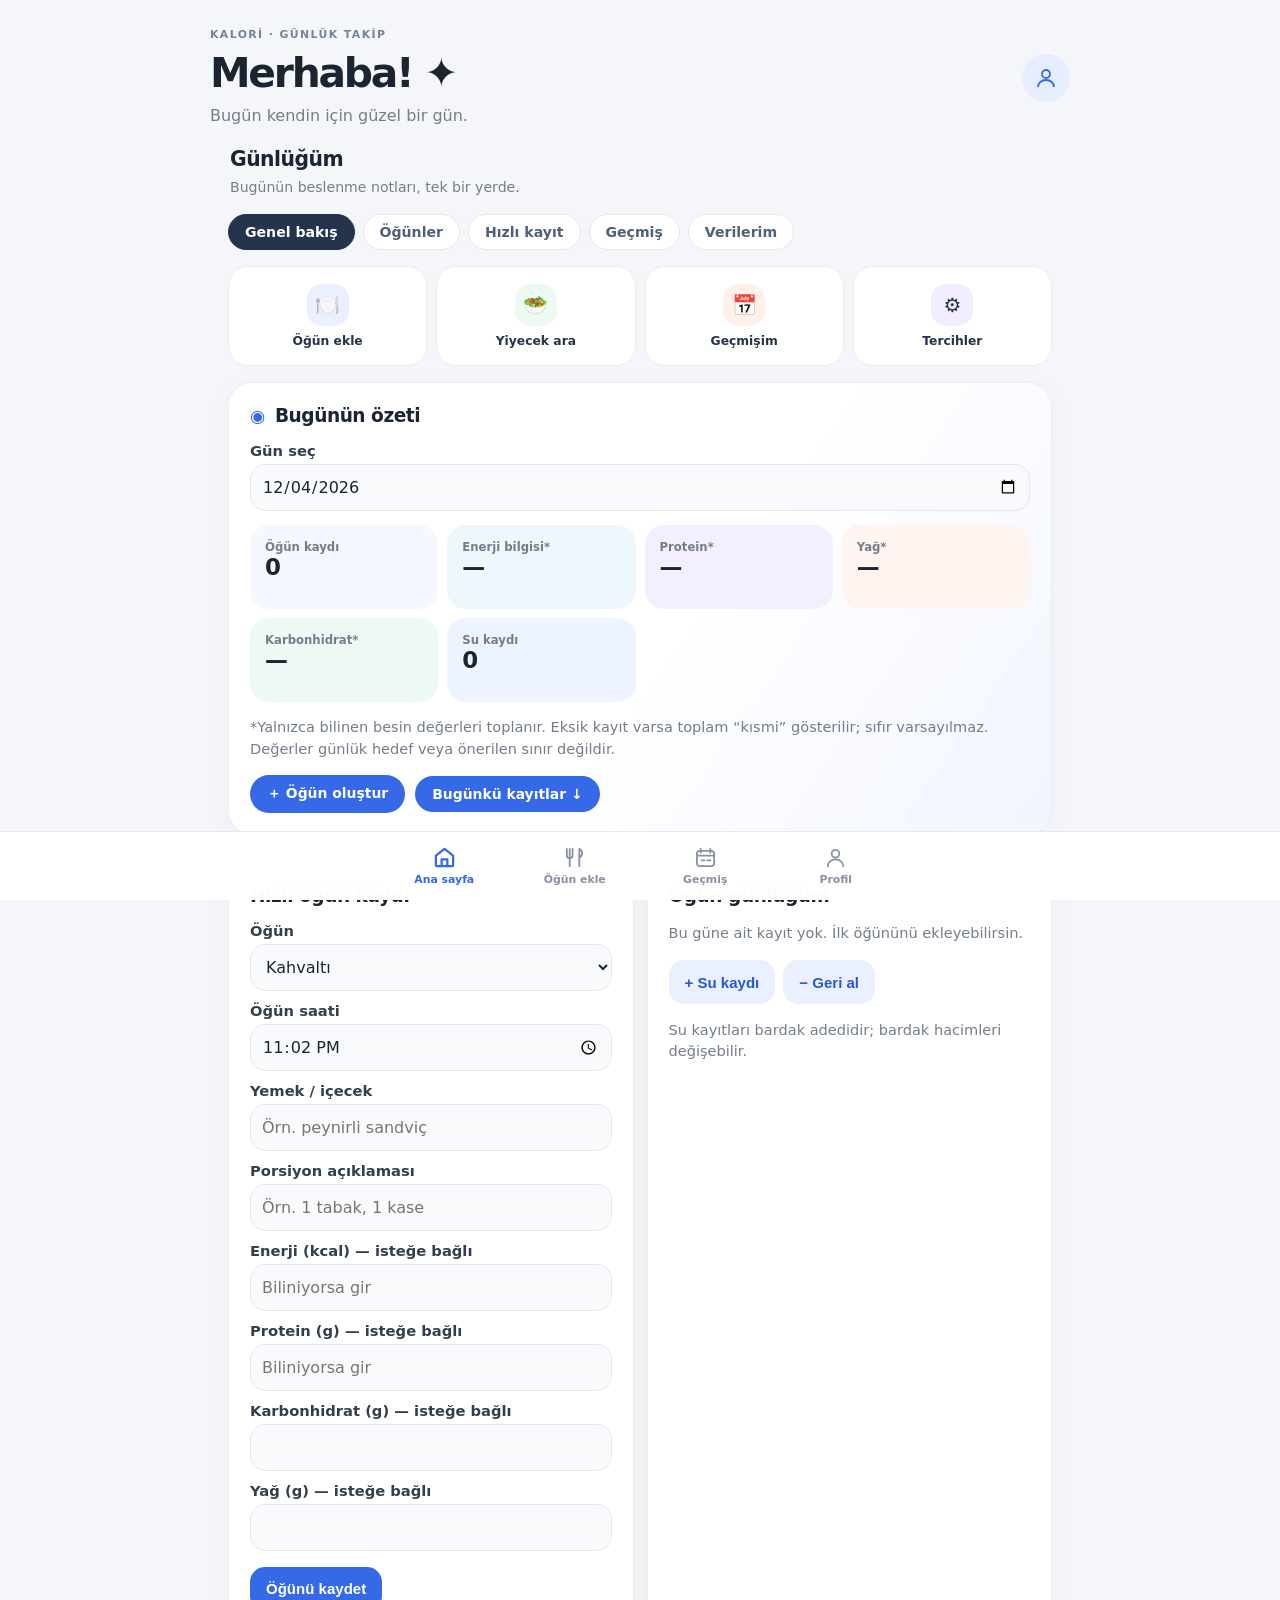
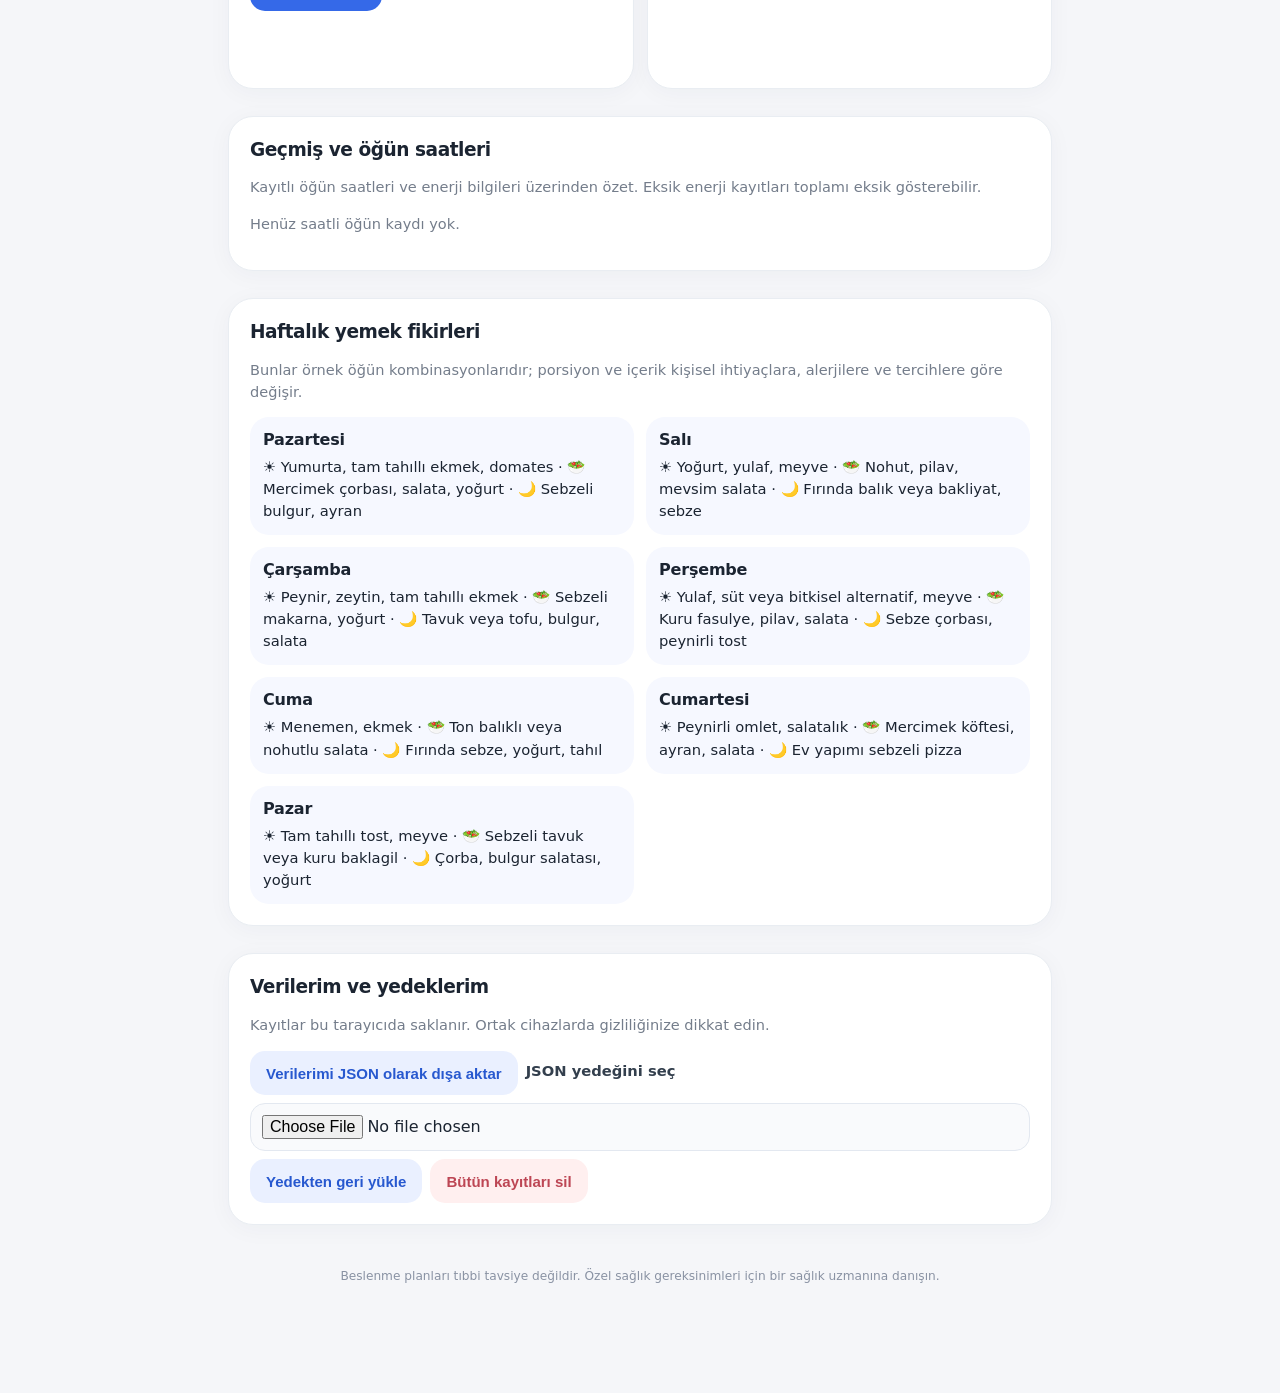
<file: index.html>
<!doctype html>
<html lang="tr"><head><meta charset="utf-8"><meta name="viewport" content="width=device-width,initial-scale=1,viewport-fit=cover">
<title>Kalori · Beslenme Günlüğüm</title>
<style>
:root{font-family:system-ui,-apple-system,Segoe UI,sans-serif;color:#19372b;background:#f5f8f4}*{box-sizing:border-box}body{margin:0}header{background:#174e39;color:white;padding:21px max(20px,calc((100vw - 1020px)/2))}header h1{margin:0;font-size:1.7rem}header p{margin:6px 0 0;color:#d8e9df}main{max-width:1020px;margin:26px auto;padding:0 18px}.grid{display:grid;grid-template-columns:repeat(2,minmax(0,1fr));gap:18px}.card{background:white;border:1px solid #dce8df;border-radius:18px;padding:22px;box-shadow:0 4px 20px #214f3210}.full{grid-column:1/-1}h2{margin:0 0 14px;font-size:1.2rem}p{line-height:1.5}.muted{color:#5e756a;font-size:.91rem}label{display:block;font-weight:600;margin:11px 0 5px}input,select{width:100%;padding:11px;border:1px solid #b8cfc0;border-radius:9px;background:#fff;color:#19372b;font:inherit}button{background:#207750;color:white;border:0;border-radius:9px;padding:10px 14px;cursor:pointer;font-weight:600}button:hover{background:#175b3e}button.secondary{background:#e4f2e9;color:#1a5a3b}button.danger{background:#fbe8e6;color:#8c3b34}.buttons{display:flex;gap:8px;flex-wrap:wrap;margin-top:16px}.stat{background:#f0f7f1;border-radius:12px;padding:12px}.stats{display:grid;grid-template-columns:repeat(4,minmax(0,1fr));gap:8px}small{display:block;color:#60766b;font-size:.8rem}.value{font-size:1.35rem;font-weight:750}.entry{border-bottom:1px solid #e3ece5;padding:13px 0;display:flex;align-items:center;justify-content:space-between;gap:14px}.entry:last-child{border:0}.entry strong{display:block}.entry span{color:#637669;font-size:.85rem}.meals{display:grid;grid-template-columns:repeat(2,1fr);gap:12px}.meal{background:#f1f7f3;border-radius:12px;padding:13px}.meal h3{margin:0 0 7px;font-size:1rem}.meal p{margin:0;font-size:.92rem}.note{background:#eaf3ec;padding:12px 15px;border-radius:12px}.hidden{display:none}footer{padding:25px;text-align:center;color:#687d70}#feedback{min-height:1.5em;color:#175b3e;font-weight:600}@media(max-width:700px){.grid{grid-template-columns:1fr}.full{grid-column:auto}.stats,.meals{grid-template-columns:repeat(2,1fr)}}@media(max-width:380px){.stats,.meals{grid-template-columns:1fr}}
</style><link rel="manifest" href="manifest.webmanifest"><meta name="theme-color" content="#3569e8"><link rel="stylesheet" href="kalori-ui.css"><link rel="apple-touch-icon" sizes="180x180" href="apple-touch-icon.png"><meta name="apple-mobile-web-app-capable" content="yes"><meta name="apple-mobile-web-app-title" content="Kalori"><meta name="apple-mobile-web-app-status-bar-style" content="default"></head>
<body><header class="kh-header"><div class="kh-header-inner"><div><span class="kh-eyebrow">KALORİ · GÜNLÜK TAKİP</span><h1>Merhaba! <span aria-hidden="true">✦</span></h1><p>Bugün kendin için güzel bir gün.</p></div><a class="kh-avatar" href="profile.html" aria-label="Profil ve tercihler"><svg width="24" height="24" viewBox="0 0 24 24" fill="none" stroke="currentColor" stroke-width="1.8" aria-hidden="true"><circle cx="12" cy="8" r="4"/><path d="M4 21c0-4 3.4-7 8-7s8 3 8 7"/></svg></a></div></header>
<main><div class="kh-intro"><h2>Günlüğüm</h2><p>Bugünün beslenme notları, tek bir yerde.</p></div>
<nav class="kh-sections" aria-label="Günlük bölümleri">
<a href="#today">Genel bakış</a><a href="#journal">Öğünler</a><a href="#add-record">Hızlı kayıt</a><a href="#insights">Geçmiş</a><a href="#backup">Verilerim</a></nav>
<div class="kh-shortcuts" aria-label="Hızlı işlemler">
<a class="kh-shortcut" href="meal-builder.html"><span class="kh-shortcut-icon" aria-hidden="true">🍽️</span>Öğün ekle</a>
<a class="kh-shortcut" href="foods.html"><span class="kh-shortcut-icon" aria-hidden="true">🥗</span>Yiyecek ara</a>
<a class="kh-shortcut" href="history.html"><span class="kh-shortcut-icon" aria-hidden="true">📅</span>Geçmişim</a>
<a class="kh-shortcut" href="profile.html"><span class="kh-shortcut-icon" aria-hidden="true">⚙️</span>Tercihler</a>
</div><div class="grid">
<section id="today" class="card full kh-overview"><h2>Bugünün özeti</h2><label for="day">Gün seç</label><input id="day" type="date"><div class="stats" style="margin-top:14px"><div class="stat"><small>Öğün kaydı</small><div class="value" id="count">0</div></div><div class="stat"><small>Enerji bilgisi*</small><div class="value" id="energy">—</div></div><div class="stat"><small>Protein*</small><div class="value" id="protein">—</div></div><div class="stat"><small>Yağ*</small><div class="value" id="fatTotal">—</div></div><div class="stat"><small>Karbonhidrat*</small><div class="value" id="carbTotal">—</div></div><div class="stat"><small>Su kaydı</small><div class="value" id="water">0</div></div></div><p class="muted">*Yalnızca bilinen besin değerleri toplanır. Eksik kayıt varsa toplam “kısmi” gösterilir; sıfır varsayılmaz. Değerler günlük hedef veya önerilen sınır değildir.</p><div class="kh-primary-action"><a href="meal-builder.html">＋ Öğün oluştur</a><a href="#journal">Bugünkü kayıtlar ↓</a></div></section>
<section id="add-record" class="card"><h2>Hızlı öğün kaydı</h2><form id="foodForm"><label for="meal">Öğün</label><select id="meal"><option>Kahvaltı</option><option>Öğle</option><option>Akşam</option><option>Ara öğün</option><option>Atıştırmalık</option></select><label for="mealTime">Öğün saati</label><input id="mealTime" type="time" required><label for="food">Yemek / içecek</label><input id="food" maxlength="100" required placeholder="Örn. peynirli sandviç"><label for="portion">Porsiyon açıklaması</label><input id="portion" maxlength="90" placeholder="Örn. 1 tabak, 1 kase"><label for="kcal">Enerji (kcal) — isteğe bağlı</label><input id="kcal" type="number" min="0" max="10000" step="0.1" placeholder="Biliniyorsa gir"><label for="grams">Protein (g) — isteğe bağlı</label><input id="grams" type="number" min="0" max="1000" step="0.1" placeholder="Biliniyorsa gir"><label for="carbs">Karbonhidrat (g) — isteğe bağlı</label><input id="carbs" type="number" min="0" max="1000" step="0.1"><label for="fat">Yağ (g) — isteğe bağlı</label><input id="fat" type="number" min="0" max="1000" step="0.1"><div class="buttons"><button type="submit">Öğünü kaydet</button></div></form><p id="feedback" role="status" aria-live="polite"></p></section>
<section id="journal" class="card"><h2>Öğün günlüğüm</h2><div id="entries"></div><div class="buttons"><button class="secondary" id="waterAdd">+ Su kaydı</button><button class="secondary" id="waterRemove">− Geri al</button></div><p class="muted">Su kayıtları bardak adedidir; bardak hacimleri değişebilir.</p></section>
<section id="insights" class="card full"><h2>Geçmiş ve öğün saatleri</h2><p class="muted">Kayıtlı öğün saatleri ve enerji bilgileri üzerinden özet. Eksik enerji kayıtları toplamı eksik gösterebilir.</p><div id="timing"></div><div id="history"></div></section><section id="suggestions" class="card full"><h2>Haftalık yemek fikirleri</h2><p class="muted">Bunlar örnek öğün kombinasyonlarıdır; porsiyon ve içerik kişisel ihtiyaçlara, alerjilere ve tercihlere göre değişir.</p><div class="meals" id="plan"></div></section>
<section id="backup" class="card full"><h2>Verilerim ve yedeklerim</h2><p class="muted">Kayıtlar bu tarayıcıda saklanır. Ortak cihazlarda gizliliğinize dikkat edin.</p><div class="buttons"><button id="export" class="secondary">Verilerimi JSON olarak dışa aktar</button><label for="restoreFile">JSON yedeğini seç</label><input id="restoreFile" type="file" accept=".json,application/json"><button id="restore" class="secondary" type="button">Yedekten geri yükle</button><button id="clear" class="danger" type="button">Bütün kayıtları sil</button></div></section>
</div></main><footer>Beslenme planları tıbbi tavsiye değildir. Özel sağlık gereksinimleri için bir sağlık uzmanına danışın.</footer>
<script src="journal-data.js"></script><script>
(()=>{'use strict';
const KEY='kalori_journal_v1';const $=id=>document.getElementById(id);
const initial={entries:[],water:{}};let db;let journalUnreadable=false;
try{db=KaloriJournal.read(localStorage)}catch{db=initial;journalUnreadable=true}
const clockNow=()=>{const d=new Date();return String(d.getHours()).padStart(2,'0')+':'+String(d.getMinutes()).padStart(2,'0')};const safeText=v=>String(v??'');const dateLocal=()=>{const d=new Date();return [d.getFullYear(),String(d.getMonth()+1).padStart(2,'0'),String(d.getDate()).padStart(2,'0')].join('-')};$('day').value=dateLocal();$('mealTime').value=clockNow();
function save(){if(journalUnreadable){$('feedback').textContent='Eski günlük okunamıyor: verileri korumak için kayıt durduruldu. Önce yedeklemenizi kontrol edin.';return false}try{localStorage.setItem(KEY,JSON.stringify(db));$('feedback').textContent='';return true}catch{$('feedback').textContent='Kayıt saklanamadı. Tarayıcı depolama ayarlarını kontrol edin.';return false}}
let writing=false;function saveData(transform){if(writing)return false;if(journalUnreadable){$('feedback').textContent='Eski günlük okunamıyor: önce yedekleyin.';return false}writing=true;try{const latest=KaloriJournal.read(localStorage);const next=transform(latest);KaloriJournal.write(localStorage,next);db=next;$('feedback').textContent='';return true}catch{$('feedback').textContent='Kayıt saklanamadı. Depolamayı kontrol edin.';return false}finally{writing=false}}
function num(id){const x=$(id).value.trim();return x===''?null:Number(x)}
function format(v){return Number(v.toFixed(1)).toLocaleString('tr-TR')}
function render(){const selected=$('day').value;const items=db.entries.filter(e=>e.day===selected).sort((a,b)=>(a.time||'').localeCompare(b.time||''));
function knownTotal(key,unit){const known=items.filter(e=>typeof e[key]==='number'&&Number.isFinite(e[key]));if(!known.length)return '—';const sum=format(known.reduce((total,e)=>total+e[key],0));return sum+' '+unit+(known.length!==items.length?' (kısmi)':'')} $('count').textContent=items.length;$('energy').textContent=knownTotal('kcal','kcal');$('protein').textContent=knownTotal('protein','g');$('fatTotal').textContent=knownTotal('fat','g');$('carbTotal').textContent=knownTotal('carbs','g');$('water').textContent=db.water[selected]||0;
const wrap=$('entries');wrap.replaceChildren();if(!items.length){const empty=document.createElement('p');empty.className='muted';empty.textContent='Bu güne ait kayıt yok. İlk öğününü ekleyebilirsin.';wrap.append(empty)}
for(const e of items){const row=document.createElement('div');row.className='entry';const left=document.createElement('div');const title=document.createElement('strong');title.textContent=e.food;const details=document.createElement('span');details.textContent=[e.meal,e.time||'Saat belirtilmemiş',e.portion,Number.isFinite(e.kcal)?format(e.kcal)+' kcal':''].filter(Boolean).join(' · ');left.append(title,details);const del=document.createElement('button');del.className='danger';del.textContent='Sil';del.setAttribute('aria-label',e.food+' kaydını sil');del.addEventListener('click',()=>{if(saveData(latest=>KaloriJournal.remove(latest,e.id)))render()});row.append(left,del);wrap.append(row)}renderHistory()}
$('foodForm').addEventListener('submit',ev=>{ev.preventDefault();const kcal=num('kcal'),protein=num('grams'),carbs=num('carbs'),fat=num('fat');const valid=[kcal,protein,carbs,fat].every(v=>v===null||(Number.isFinite(v)&&v>=0));if(!valid)return;const entry={id:globalThis.crypto?.randomUUID?.()||String(Date.now())+Math.random(),day:$('day').value,meal:$('meal').value,time:$('mealTime').value,food:$('food').value.trim(),portion:$('portion').value.trim(),kcal,protein,carbs,fat};if(!saveData(latest=>KaloriJournal.add(latest,entry)))return;$('foodForm').reset();$('mealTime').value=clockNow();render()});
function renderHistory(){const timing=$('timing'),history=$('history');timing.replaceChildren();history.replaceChildren();
const timed=db.entries.filter(e=>typeof e.time==='string'&&/^([01]\d|2[0-3]):[0-5]\d$/.test(e.time));const kinds=['Kahvaltı','Öğle','Akşam','Ara öğün','Atıştırmalık'];
for(const meal of kinds){const rows=timed.filter(e=>e.meal===meal);if(!rows.length)continue;const avg=Math.round(rows.reduce((sum,e)=>sum+Number(e.time.slice(0,2))*60+Number(e.time.slice(3,5)),0)/rows.length);const el=document.createElement('p');el.className='muted';el.textContent=meal+' genel kayıt saati: '+String(Math.floor(avg/60)%24).padStart(2,'0')+':'+String(avg%60).padStart(2,'0')+' ('+rows.length+' kayıt)';timing.append(el)}
if(!timing.childNodes.length){const e=document.createElement('p');e.className='muted';e.textContent='Henüz saatli öğün kaydı yok.';timing.append(e)}
const groups=new Map();for(const e of db.entries){if(typeof e.day!=='string')continue;if(!groups.has(e.day))groups.set(e.day,[]);groups.get(e.day).push(e)}
for(const day of [...groups.keys()].sort().reverse().slice(0,60)){const rows=groups.get(day);const n=rows.filter(e=>typeof e.kcal==='number'&&Number.isFinite(e.kcal));const p=document.createElement('p');p.className='muted';p.textContent=day+' · '+rows.length+' kayıt · '+(n.length?format(n.reduce((sum,e)=>sum+e.kcal,0))+' kcal kayıtlı':'Kalori bilgisi girilmemiş')+' · '+rows.filter(e=>e.time).map(e=>e.meal+' '+e.time).join(', ');history.append(p)}
if(groups.size>60){const p=document.createElement('p');p.className='muted';p.textContent='Son 60 kayıtlı gün gösteriliyor; tüm geçmiş JSON yedeğinde korunur.';history.append(p)}
}
globalThis.addEventListener?.('storage',event=>{if(event.key!==KEY&&event.key!==null)return;try{db=KaloriJournal.read(localStorage);journalUnreadable=false;render();$('feedback').textContent='Günlük başka bir sekmede güncellendi; görünüm yenilendi.'}catch{journalUnreadable=true;$('feedback').textContent='Başka sekmedeki günlük değişikliği okunamadı; kayıtlar korunuyor. Lütfen depolamayı kontrol edin.'}});
$('day').addEventListener('change',render);$('waterAdd').addEventListener('click',()=>{const d=$('day').value;if(saveData(latest=>KaloriJournal.water(latest,d,1)))render()});$('waterRemove').addEventListener('click',()=>{const d=$('day').value;if(saveData(latest=>KaloriJournal.water(latest,d,-1)))render()});
$('export').addEventListener('click',()=>{if(journalUnreadable){$('feedback').textContent='Günlük okunamadığı için boş yedek dışa aktarılamaz.';return}if(globalThis.KaloriAndroid&&typeof globalThis.KaloriAndroid.saveBackup==='function'){globalThis.KaloriAndroid.saveBackup(JSON.stringify(db,null,2));return}const blob=new Blob([JSON.stringify(db,null,2)],{type:'application/json'});const u=URL.createObjectURL(blob);const a=document.createElement('a');a.href=u;a.download='kalori-kayitlarim.json';a.click();setTimeout(()=>URL.revokeObjectURL(u),1000)});
$('restore').addEventListener('click',async()=>{const file=$('restoreFile').files[0];if(!file){$('feedback').textContent='Önce bir JSON yedeği seçin.';return}if(file.size>10_000_000){$('feedback').textContent='Yedek 10 MB sınırını aşıyor.';return}let beforeRestore;try{beforeRestore=localStorage.getItem(KEY);const restored=JSON.parse(await file.text());if(!KaloriJournal.valid(restored))throw Error('invalid');if(!confirm('Mevcut günlük bu yedekle değiştirilecek. Önce mevcut verilerinizi dışa aktardınız mı?'))return;if(localStorage.getItem(KEY)!==beforeRestore){$('feedback').textContent='Günlük başka bir ekranda değişti. Veri kaybını önlemek için geri yükleme durduruldu; yeniden deneyin.';return}KaloriJournal.write(localStorage,restored);db=restored;journalUnreadable=false;render();$('feedback').textContent='Yedek geri yüklendi.'}catch{$('feedback').textContent='Yedek okunamadı veya biçimi geçersiz. Mevcut kayıtlar değiştirilmedi.'}});
$('clear').addEventListener('click',()=>{if(confirm('Tüm öğün ve su kayıtları bu cihazdan kalıcı olarak silinsin mi?')){if(saveData(()=>({entries:[],water:{}})))render()}});
const days=[['Pazartesi','Yumurta, tam tahıllı ekmek, domates','Mercimek çorbası, salata, yoğurt','Sebzeli bulgur, ayran'],['Salı','Yoğurt, yulaf, meyve','Nohut, pilav, mevsim salata','Fırında balık veya bakliyat, sebze'],['Çarşamba','Peynir, zeytin, tam tahıllı ekmek','Sebzeli makarna, yoğurt','Tavuk veya tofu, bulgur, salata'],['Perşembe','Yulaf, süt veya bitkisel alternatif, meyve','Kuru fasulye, pilav, salata','Sebze çorbası, peynirli tost'],['Cuma','Menemen, ekmek','Ton balıklı veya nohutlu salata','Fırında sebze, yoğurt, tahıl'],['Cumartesi','Peynirli omlet, salatalık','Mercimek köftesi, ayran, salata','Ev yapımı sebzeli pizza'],['Pazar','Tam tahıllı tost, meyve','Sebzeli tavuk veya kuru baklagil','Çorba, bulgur salatası, yoğurt']];
const plan=$('plan');for(const [name,a,b,c] of days){const item=document.createElement('article');item.className='meal';const head=document.createElement('h3');head.textContent=name;const body=document.createElement('p');body.textContent='☀️ '+a+'  ·  🥗 '+b+'  ·  🌙 '+c;item.append(head,body);plan.append(item)}render()})();
</script><script>if('serviceWorker' in navigator && location.protocol!=='file:'){window.addEventListener('load',()=>navigator.serviceWorker.register('./service-worker.js').catch(()=>{}))}</script><script src="kalori-nav.js"></script></body></html>
</file>
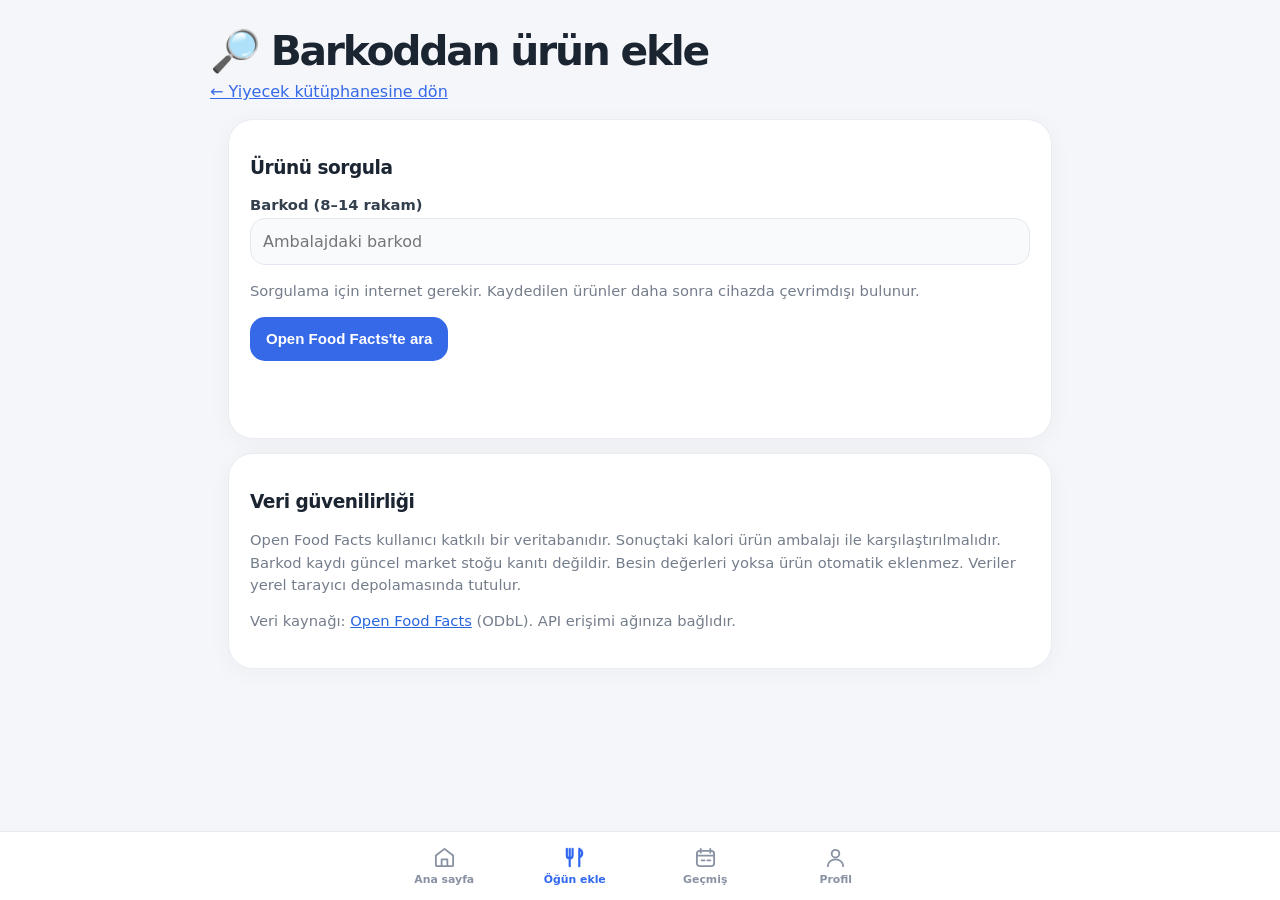
<file: barcode.html>
<!doctype html><html lang="tr"><head><meta charset="utf-8"><meta name="viewport" content="width=device-width,initial-scale=1,viewport-fit=cover"><title>Kalori · Barkoddan Ürün Ekle</title><style>*{box-sizing:border-box}body{margin:0;background:#f4f8f4;color:#214832;font:16px system-ui,sans-serif}header{padding:22px max(18px,calc((100vw - 660px)/2));background:#175139;color:white}header h1{margin:0 0 7px}header a{color:white}main{max-width:660px;margin:22px auto;padding:0 15px}section{padding:20px;margin-bottom:15px;background:white;border:1px solid #dce9de;border-radius:15px}label{font-weight:600;display:block;margin:12px 0 5px}input{width:100%;padding:12px;font:inherit;border:1px solid #adc9b5;border-radius:8px}button{padding:11px 15px;border:0;border-radius:9px;background:#23754b;color:white;font-weight:650;cursor:pointer}.muted{color:#587060;line-height:1.5;font-size:.92rem}.result{background:#eef6ee;border-radius:12px;padding:12px;margin-top:14px}#message{min-height:1.5em}a{color:#155e39}</style><link rel="manifest" href="manifest.webmanifest"><meta name="theme-color" content="#3569e8"><link rel="stylesheet" href="kalori-ui.css"><link rel="apple-touch-icon" sizes="180x180" href="apple-touch-icon.png"><meta name="apple-mobile-web-app-capable" content="yes"><meta name="apple-mobile-web-app-title" content="Kalori"><meta name="apple-mobile-web-app-status-bar-style" content="default"></head><body><header><h1>🔎 Barkoddan ürün ekle</h1><a href="foods.html">← Yiyecek kütüphanesine dön</a></header><main><section><h2>Ürünü sorgula</h2><label for="barcode">Barkod (8–14 rakam)</label><input id="barcode" inputmode="numeric" pattern="[0-9]{8,14}" maxlength="14" placeholder="Ambalajdaki barkod"><p class="muted">Sorgulama için internet gerekir. Kaydedilen ürünler daha sonra cihazda çevrimdışı bulunur.</p><button id="search">Open Food Facts'te ara</button><p id="message" role="status"></p><div id="result"></div></section><section><h2>Veri güvenilirliği</h2><p class="muted">Open Food Facts kullanıcı katkılı bir veritabanıdır. Sonuçtaki kalori ürün ambalajı ile karşılaştırılmalıdır. Barkod kaydı güncel market stoğu kanıtı değildir. Besin değerleri yoksa ürün otomatik eklenmez. Veriler yerel tarayıcı depolamasında tutulur.</p><p class="muted">Veri kaynağı: <a href="https://world.openfoodfacts.org/" target="_blank" rel="noopener noreferrer">Open Food Facts</a> (ODbL). API erişimi ağınıza bağlıdır.</p></section></main>
<script>(()=>{'use strict';const $=id=>document.getElementById(id);let pending=null;const msg=s=>$('message').textContent=s;
const numeric=(v,max)=>{if(v===null||v===undefined||v==='')return null;const n=Number(v);return Number.isFinite(n)&&n>=0&&n<=max?n:null};
$('search').addEventListener('click',async()=>{const code=$('barcode').value.trim();pending=null;$('result').replaceChildren();if(!/^\d{8,14}$/.test(code)){msg('Geçerli 8–14 haneli barkod girin.');return}msg('Ürün sorgulanıyor…');
try{const controller=new AbortController();const timeout=setTimeout(()=>controller.abort(),12000);let response;try{response=await fetch('https://world.openfoodfacts.org/api/v2/product/'+encodeURIComponent(code)+'?fields=code,product_name,product_name_tr,brands,nutriments,quantity,stores',{signal:controller.signal,headers:{Accept:'application/json'}})}finally{clearTimeout(timeout)}
if(!response.ok)throw Error('HTTP '+response.status);const payload=await response.json();if(payload.status!==1||!payload.product){msg('Ürün bulunamadı.');return}
const p=payload.product,n=p.nutriments||{},kcal=n['energy-kcal_100g'],name=String(p.product_name_tr||p.product_name||'').trim();const energy=numeric(kcal,900);
if(!name||energy===null){msg('Ürün adı veya 100 g için kalori bilgisi eksik. Otomatik kayıt yapılmadı.');return}
pending={id:'user-off-'+code,barcode:code,name:name.slice(0,120),brand:String(p.brands||'').split(',')[0].trim().slice(0,80),store:'',reportedStores:String(p.stores||'').slice(0,180),category:'Paketli market ürünleri',kcal:energy,protein:numeric(n.proteins_100g,100),fat:numeric(n.fat_100g,100),carbs:numeric(n.carbohydrates_100g,100),source:'Open Food Facts',verification:'community_reported',sourceReference:'https://world.openfoodfacts.org/product/'+code,notes:'Open Food Facts topluluk etiketi; ambalajla karşılaştırın.'};
const panel=document.createElement('div');panel.className='result';const title=document.createElement('h3');title.textContent=pending.name+(pending.brand?' ('+pending.brand+')':'');const details=document.createElement('p');details.textContent='Barkod: '+code+' · '+energy+' kcal/100 g · Protein: '+(pending.protein??'bilinmiyor')+' g · Yağ: '+(pending.fat??'bilinmiyor')+' g · Karbonhidrat: '+(pending.carbs??'bilinmiyor')+' g';const link=document.createElement('a');link.href=pending.sourceReference;link.target='_blank';link.rel='noopener noreferrer';link.textContent='Kaynak kaydını incele';const add=document.createElement('button');add.style.display='block';add.style.marginTop='12px';add.textContent='Bilgileri kontrol ettim, kütüphaneme ekle';add.addEventListener('click',()=>{if(!pending)return;let arr;try{arr=JSON.parse(localStorage.getItem('kalori_food_library_v1')||'[]');if(!Array.isArray(arr))arr=[]}catch{arr=[]}arr=arr.filter(x=>x.id!==pending.id&&x.barcode!==pending.barcode);arr.push(pending);try{localStorage.setItem('kalori_food_library_v1',JSON.stringify(arr));msg('Kaydedildi. Ürün yiyecek kütüphanesinde ve öğün oluşturucusunda bulunur.');add.disabled=true}catch{msg('Kayıt başarısız. Tarayıcı depolamasını kontrol edin.')}});panel.append(title,details,link,add);$('result').append(panel);msg('Topluluk kaydı bulundu. Ürünün ambalajını karşılaştırın.');
}catch(err){msg('Sorgu başarısız: ağ erişimi veya API yanıtı alınamadı. Yerel kayıtlarınız etkilenmedi.')}});
})();</script><script>if('serviceWorker' in navigator && location.protocol!=='file:'){window.addEventListener('load',()=>navigator.serviceWorker.register('./service-worker.js').catch(()=>{}))}</script><script src="kalori-nav.js"></script></body></html>
</file>
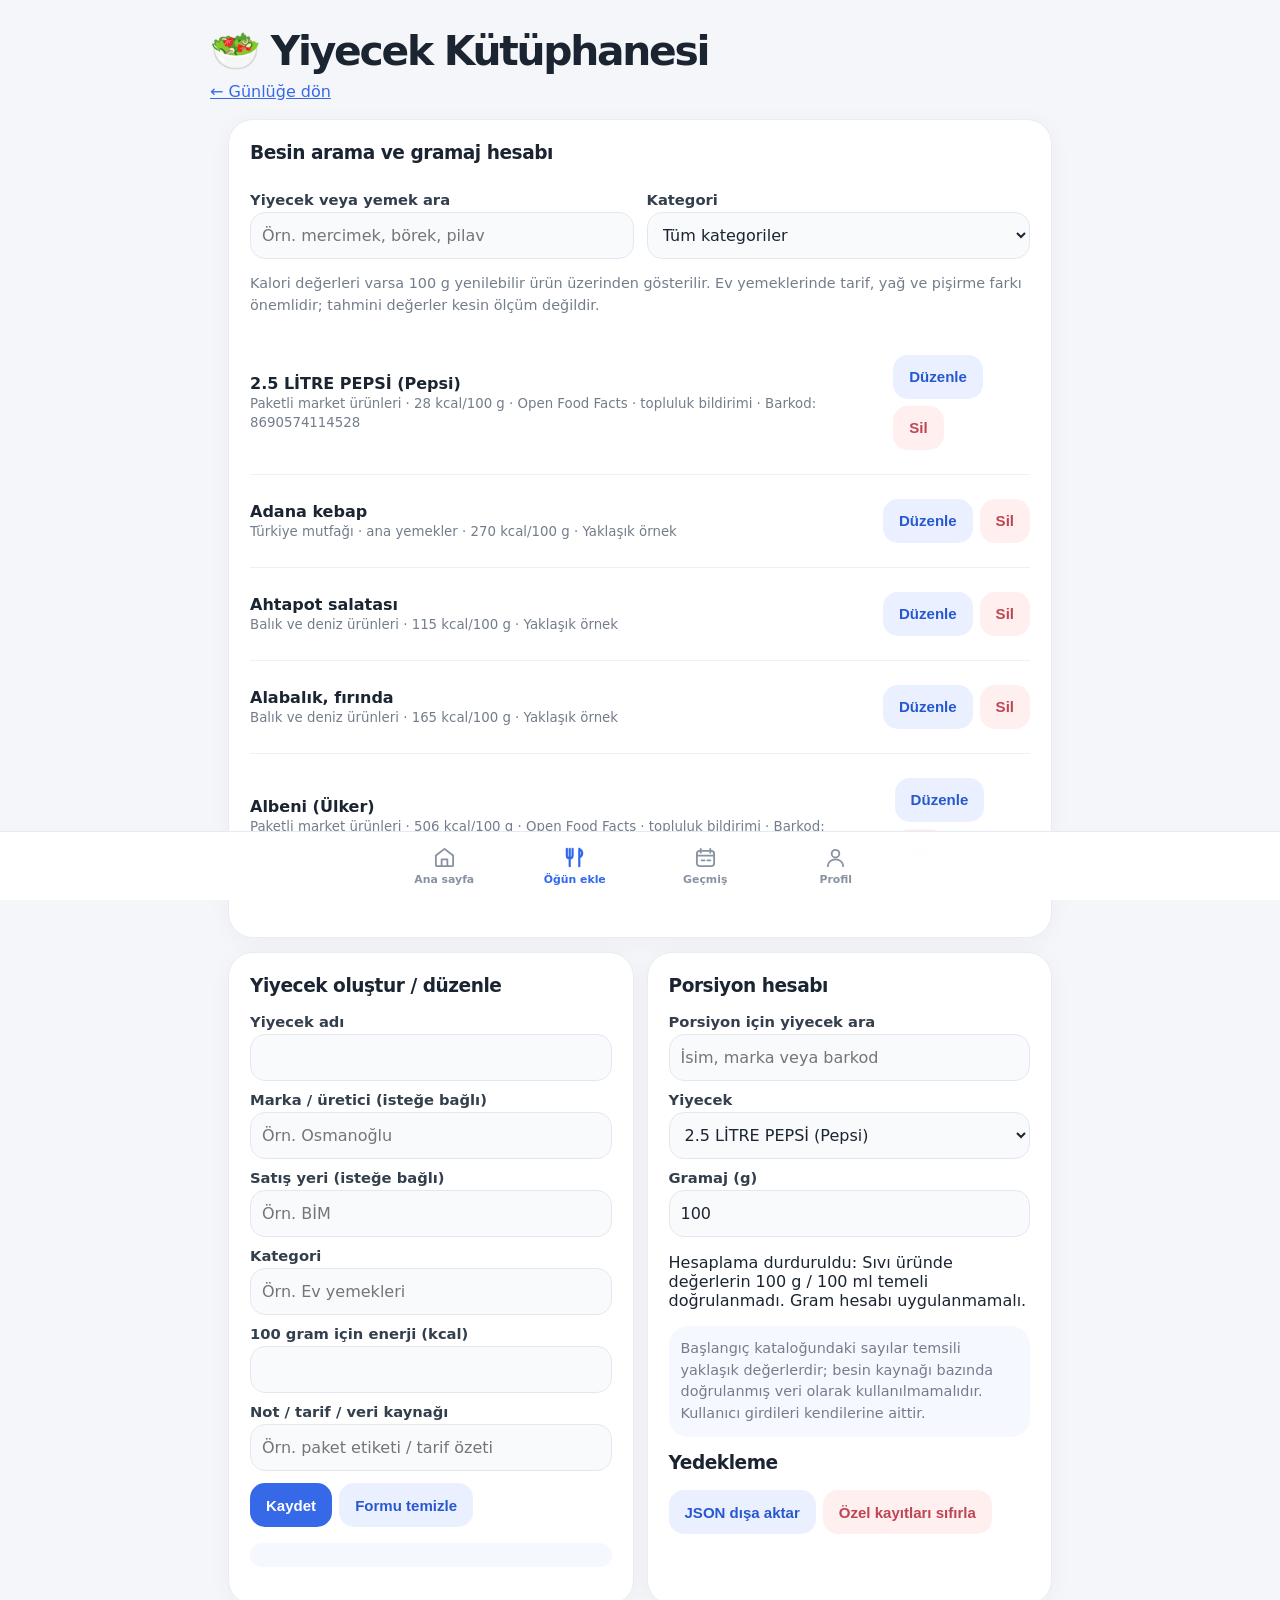
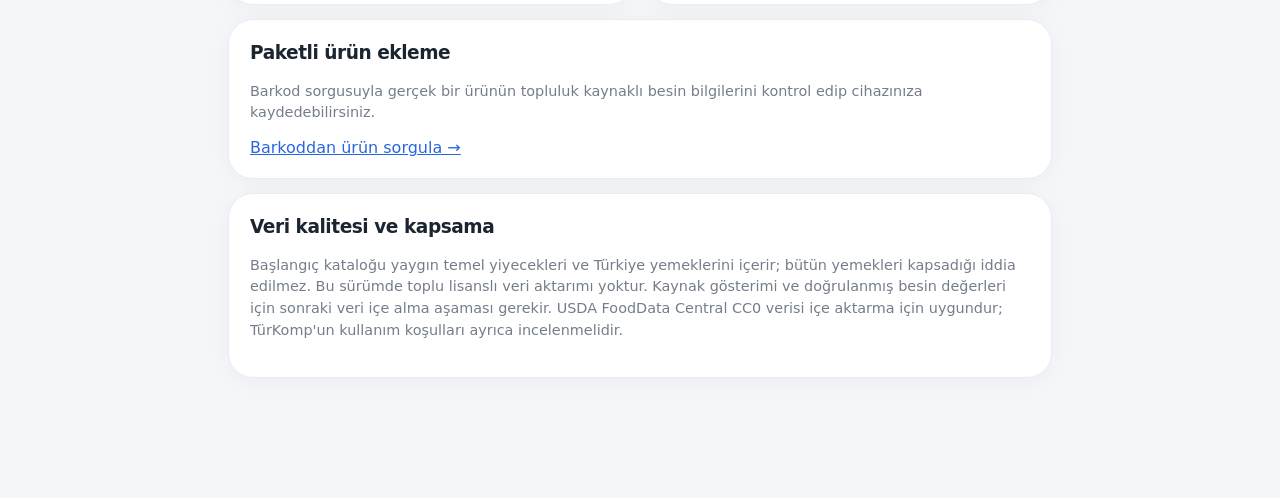
<file: foods.html>
<!doctype html><html lang="tr"><head><meta charset="utf-8"><meta name="viewport" content="width=device-width,initial-scale=1,viewport-fit=cover"><title>Kalori · Yiyecek Kütüphanesi</title><style>
*{box-sizing:border-box}body{margin:0;background:#f4f8f4;color:#203e2d;font:16px system-ui,sans-serif}header{padding:22px max(18px,calc((100vw - 960px)/2));background:#175139;color:white}header h1{margin:0 0 5px}a{color:inherit}main{max-width:960px;margin:20px auto;padding:0 16px}.grid{display:grid;grid-template-columns:1fr 1fr;gap:16px}section{background:#fff;border:1px solid #dbe8de;border-radius:16px;padding:20px;margin-bottom:16px}h2{margin-top:0;font-size:1.15rem}label{display:block;margin:10px 0 4px;font-weight:600}input,select{width:100%;font:inherit;padding:11px;border:1px solid #bad0c0;border-radius:8px}button{border:0;border-radius:8px;background:#27754c;color:white;padding:10px 13px;cursor:pointer;font-weight:600}button.alt{background:#e0efe5;color:#145b38}button.del{background:#f9e7e4;color:#8d302a}.buttons{display:flex;flex-wrap:wrap;gap:7px;margin:12px 0}.muted{color:#597160;font-size:.9rem;line-height:1.5}.item{padding:12px 0;border-bottom:1px solid #e4ede6;display:flex;justify-content:space-between;align-items:center;gap:10px}.item:last-child{border:0}.item strong{display:block}.item small{color:#536b5c}.pill{display:inline-block;background:#e4f1e8;border-radius:50px;padding:4px 8px;font-size:.76rem}#results{max-height:65vh;overflow-y:auto}.warn{background:#f1f6e9;border-radius:10px;padding:12px}.notice{min-height:1.5em;color:#145b38}button:focus,input:focus,select:focus{outline:2px solid #4b8c60;outline-offset:2px}@media(max-width:680px){.grid{grid-template-columns:1fr}}</style><link rel="manifest" href="manifest.webmanifest"><meta name="theme-color" content="#3569e8"><link rel="stylesheet" href="kalori-ui.css"><link rel="apple-touch-icon" sizes="180x180" href="apple-touch-icon.png"><meta name="apple-mobile-web-app-capable" content="yes"><meta name="apple-mobile-web-app-title" content="Kalori"><meta name="apple-mobile-web-app-status-bar-style" content="default"></head><body>
<header><h1>🥗 Yiyecek Kütüphanesi</h1><a href="index.html">← Günlüğe dön</a></header><main>
<section><h2>Besin arama ve gramaj hesabı</h2><div class="grid"><div><label for="search">Yiyecek veya yemek ara</label><input id="search" placeholder="Örn. mercimek, börek, pilav"></div><div><label for="category">Kategori</label><select id="category"><option value="">Tüm kategoriler</option></select></div></div><p class="muted">Kalori değerleri varsa 100 g yenilebilir ürün üzerinden gösterilir. Ev yemeklerinde tarif, yağ ve pişirme farkı önemlidir; tahmini değerler kesin ölçüm değildir.</p><div id="results"></div></section>
<div class="grid"><section><h2>Yiyecek oluştur / düzenle</h2><form id="editor"><input id="id" type="hidden"><label for="name">Yiyecek adı</label><input id="name" maxlength="120" required><label for="brand">Marka / üretici (isteğe bağlı)</label><input id="brand" maxlength="80" placeholder="Örn. Osmanoğlu"><label for="store">Satış yeri (isteğe bağlı)</label><input id="store" maxlength="80" placeholder="Örn. BİM"><label for="cat">Kategori</label><input id="cat" maxlength="60" required placeholder="Örn. Ev yemekleri"><label for="kcal">100 gram için enerji (kcal)</label><input type="number" id="kcal" min="0" max="1000" step=".1" required><label for="notes">Not / tarif / veri kaynağı</label><input id="notes" maxlength="220" placeholder="Örn. paket etiketi / tarif özeti"><div class="buttons"><button type="submit">Kaydet</button><button type="button" class="alt" id="reset">Formu temizle</button></div></form><p class="notice" role="status" id="status"></p></section><section><h2>Porsiyon hesabı</h2><label for="portionSearch">Porsiyon için yiyecek ara</label><input id="portionSearch" placeholder="İsim, marka veya barkod"><label for="portionFood">Yiyecek</label><select id="portionFood"></select><label for="grams">Gramaj (g)</label><input id="grams" type="number" min="0.1" max="10000" value="100" step=".1"><p id="calc" aria-live="polite"></p><p class="warn muted">Başlangıç kataloğundaki sayılar temsili yaklaşık değerlerdir; besin kaynağı bazında doğrulanmış veri olarak kullanılmamalıdır. Kullanıcı girdileri kendilerine aittir.</p><h2>Yedekleme</h2><div class="buttons"><button class="alt" id="export">JSON dışa aktar</button><button class="del" id="restore">Özel kayıtları sıfırla</button></div></section></div>
<section><h2>Paketli ürün ekleme</h2><p class="muted">Barkod sorgusuyla gerçek bir ürünün topluluk kaynaklı besin bilgilerini kontrol edip cihazınıza kaydedebilirsiniz.</p><a href="barcode.html">Barkoddan ürün sorgula →</a></section><section><h2>Veri kalitesi ve kapsama</h2><p class="muted">Başlangıç kataloğu yaygın temel yiyecekleri ve Türkiye yemeklerini içerir; bütün yemekleri kapsadığı iddia edilmez. Bu sürümde toplu lisanslı veri aktarımı yoktur. Kaynak gösterimi ve doğrulanmış besin değerleri için sonraki veri içe alma aşaması gerekir. USDA FoodData Central CC0 verisi içe aktarma için uygundur; TürKomp'un kullanım koşulları ayrıca incelenmelidir.</p></section></main>
<script src="food-catalog.js"></script><script src="packaged-foods.js"></script><script src="food-quality.js"></script><script>
(()=>{'use strict';const $=x=>document.getElementById(x);const KEY='kalori_food_library_v1';
const seed=[...globalThis.KaloriFoodCatalog.foods,...(globalThis.KaloriPackagedFoods||[])];
let custom=[];try{const arr=JSON.parse(localStorage.getItem(KEY)||'[]');if(Array.isArray(arr))custom=arr.filter(x=>x&&typeof x.name==='string'&&Number.isFinite(x.kcal)&&x.kcal>=0&&x.kcal<=1000).slice(0,20000)}catch{}
const label=f=>f.name+([f.brand,f.store].filter(Boolean).length?' ('+[f.brand,f.store].filter(Boolean).join(', ')+')':'');const all=()=>{const excluded=new Set();for(const c of custom){if(c.replaces)excluded.add(c.replaces);if(c.deleted)excluded.add(c.deleted)}return [...seed.filter(s=>!excluded.has(s.id)),...custom.filter(c=>!c.deleted)]};const save=()=>{try{localStorage.setItem(KEY,JSON.stringify(custom));$('status').textContent='Kaydedildi.'}catch{$('status').textContent='Depolama dolu veya engellenmiş.'}};
function categories(){const val=$('category').value;const names=[...new Set(all().map(f=>f.category))].sort((a,b)=>a.localeCompare(b,'tr'));$('category').replaceChildren(new Option('Tüm kategoriler',''),...names.map(s=>new Option(s,s)));$('category').value=val}
function render(){categories();const q=$('search').value.toLocaleLowerCase('tr');const cat=$('category').value;const list=all().filter(f=>(!cat||f.category===cat)&&(label(f).toLocaleLowerCase('tr').includes(q)||(f.barcode||'').includes(q))).sort((a,b)=>a.name.localeCompare(b.name,'tr'));const out=$('results');out.replaceChildren();for(const f of list.slice(0,130)){const item=document.createElement('div');item.className='item';const left=document.createElement('div');const name=document.createElement('strong');name.textContent=label(f);const detail=document.createElement('small');detail.textContent=f.category+' · '+f.kcal+' kcal/100 g · '+(f.source==='estimate'?'Yaklaşık örnek':f.source==='Open Food Facts'?'Open Food Facts · topluluk bildirimi':'Kullanıcı kaydı')+(f.barcode?' · Barkod: '+f.barcode:'');left.append(name,detail);const ops=document.createElement('div');ops.className='buttons';const edit=document.createElement('button');edit.className='alt';edit.textContent='Düzenle';edit.addEventListener('click',()=>{$('id').value=f.id;$('name').value=f.name;$('cat').value=f.category;$('brand').value=f.brand||'';$('store').value=f.store||'';$('kcal').value=f.kcal;$('notes').value=f.notes||'';window.scrollTo({top:0,behavior:'smooth'})});const del=document.createElement('button');del.className='del';del.textContent='Sil';del.addEventListener('click',()=>{if(!confirm(f.name+' listeden kaldırılsın mı?'))return;if(f.id.startsWith('seed-'))custom.push({id:'delete-'+f.id,deleted:f.id,name:f.name,category:f.category,kcal:f.kcal});else custom=custom.filter(x=>x.id!==f.id);save();render()});ops.append(edit,del);item.append(left,ops);out.append(item)}if(list.length>130){const txt=document.createElement('p');txt.className='muted';txt.textContent='İlk 130 kayıt gösteriliyor. Aramayı daraltın.';out.append(txt)}portionOptions()}
function portionOptions(){const selected=$('portionFood').value;const q=$('portionSearch').value.trim().toLocaleLowerCase('tr');const options=all().filter(f=>label(f).toLocaleLowerCase('tr').includes(q)||(f.barcode||'').includes(q)).sort((a,b)=>label(a).localeCompare(label(b),'tr')).slice(0,100);$('portionFood').replaceChildren(...options.map(f=>new Option(label(f),f.id)));if(options.some(x=>x.id===selected))$('portionFood').value=selected;calc()}
function calc(){const f=all().find(x=>x.id===$('portionFood').value),g=Number($('grams').value);if(f&&KaloriFoodQuality.blocksGrams(f)){$('calc').textContent='Hesaplama durduruldu: '+KaloriFoodQuality.warning(f);return}$('calc').textContent=f&&Number.isFinite(g)&&g>0?'Girilen '+g.toLocaleString('tr-TR')+' g için yaklaşık '+(f.kcal*g/100).toFixed(1).replace('.',',')+' kcal.'+(KaloriFoodQuality.warning(f)?' UYARI: '+KaloriFoodQuality.warning(f):''):'Geçerli gramaj girin.'}
$('editor').addEventListener('submit',e=>{e.preventDefault();const id=$('id').value;const kcal=Number($('kcal').value);if(!Number.isFinite(kcal)||kcal<0||kcal>1000)return;const record={id:'user-'+Date.now()+'-'+Math.random().toString(36).slice(2),name:$('name').value.trim(),brand:$('brand').value.trim(),store:$('store').value.trim(),category:$('cat').value.trim(),kcal,notes:$('notes').value.trim(),source:'user'};if(!record.name||!record.category)return;if(id.startsWith('seed-'))record.replaces=id;else if(id)custom=custom.filter(x=>x.id!==id);custom.push(record);save();$('editor').reset();$('id').value='';render()});
$('reset').addEventListener('click',()=>{$('editor').reset();$('id').value=''});$('search').addEventListener('input',render);$('category').addEventListener('change',render);$('portionFood').addEventListener('change',calc);$('portionSearch').addEventListener('input',portionOptions);$('grams').addEventListener('input',calc);
$('export').addEventListener('click',()=>{const blob=new Blob([JSON.stringify({format:'kalori_food_library_v1',custom,starterVersion:1},null,2)],{type:'application/json'});const u=URL.createObjectURL(blob);const a=document.createElement('a');a.href=u;a.download='kalori-yiyeceklerim.json';a.click();setTimeout(()=>URL.revokeObjectURL(u),1000)});
$('restore').addEventListener('click',()=>{if(confirm('Eklediğiniz ve değiştirdiğiniz bütün yiyecekler silinsin, örnek katalog geri gelsin mi?')){custom=[];save();render()}});render()})();
</script><script>if('serviceWorker' in navigator && location.protocol!=='file:'){window.addEventListener('load',()=>navigator.serviceWorker.register('./service-worker.js').catch(()=>{}))}</script><script src="kalori-nav.js"></script></body></html>
</file>
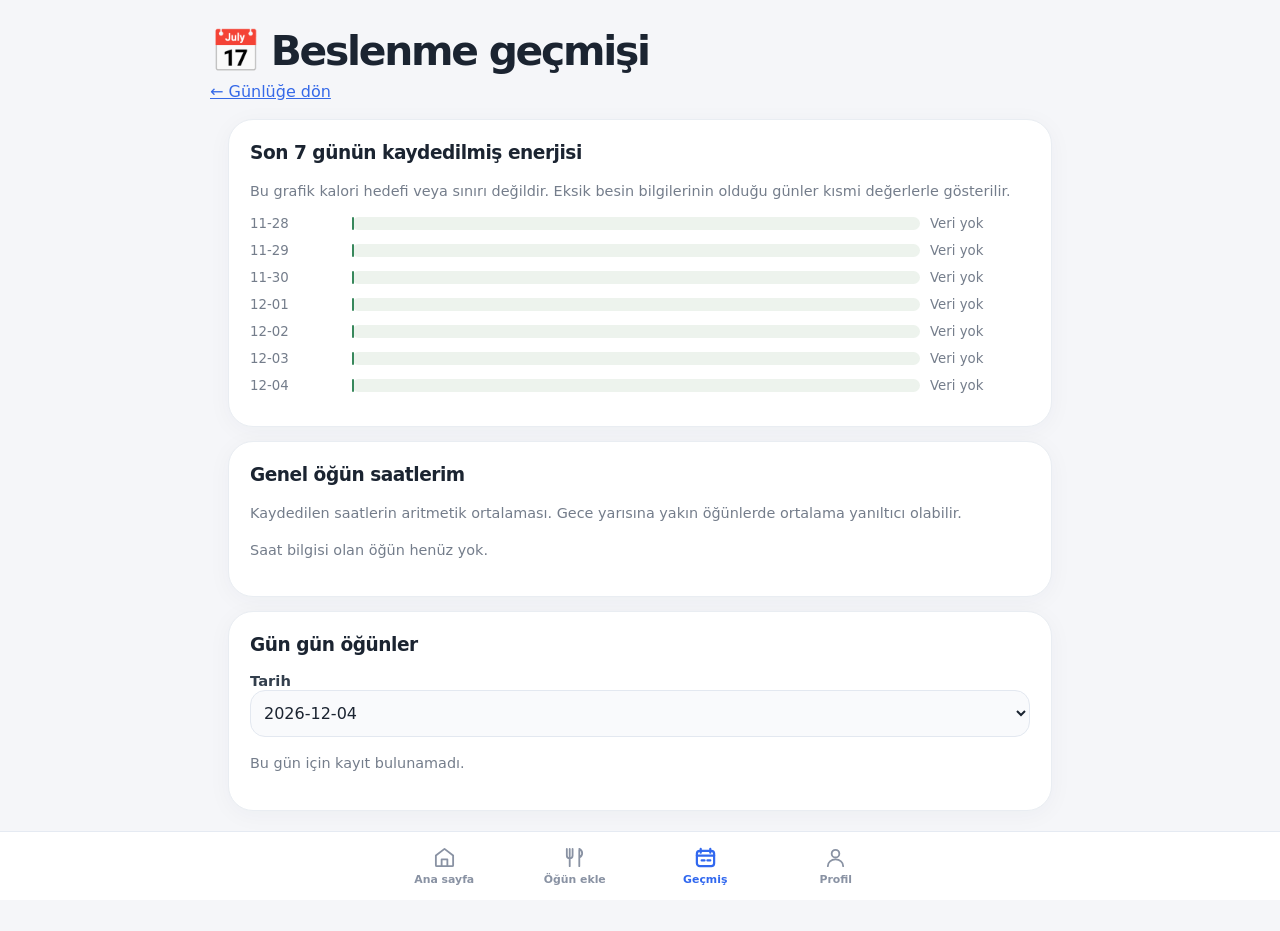
<file: history.html>
<!doctype html><html lang="tr"><head><meta charset="utf-8"><meta name="viewport" content="width=device-width,initial-scale=1,viewport-fit=cover"><title>Kalori · Geçmiş ve Öğün Saatleri</title><meta name="theme-color" content="#3569e8"><link rel="manifest" href="manifest.webmanifest"><style>*{box-sizing:border-box}body{margin:0;background:#f5f8f4;color:#214331;font:16px system-ui,sans-serif}header{background:#175139;color:#fff;padding:20px max(18px,calc((100vw - 820px)/2))}header h1{margin:0 0 5px}header a{color:#def8e6}main{max-width:820px;margin:20px auto;padding:0 16px}section{background:white;border:1px solid #dce9df;border-radius:16px;padding:19px;margin-bottom:16px}h2{font-size:1.2rem;margin:0 0 14px}.muted{font-size:.9rem;color:#5e7566;line-height:1.55}.bar{height:13px;min-width:2px;background:#38885c;border-radius:8px}.barrow{display:grid;grid-template-columns:92px 1fr 100px;gap:10px;align-items:center;margin:12px 0}select{padding:9px;border:1px solid #b9d0c0;border-radius:8px;font:inherit;width:100%}.record{padding:11px 0;border-bottom:1px solid #e2ebe4}.record:last-child{border:0}.row{display:flex;justify-content:space-between;gap:12px;align-items:center}small{color:#64766b}@media(max-width:450px){.barrow{grid-template-columns:75px 1fr 78px;gap:7px;font-size:.85rem}}</style><link rel="stylesheet" href="kalori-ui.css"><link rel="apple-touch-icon" sizes="180x180" href="apple-touch-icon.png"><meta name="apple-mobile-web-app-capable" content="yes"><meta name="apple-mobile-web-app-title" content="Kalori"><meta name="apple-mobile-web-app-status-bar-style" content="default"></head><body><header><h1>📅 Beslenme geçmişi</h1><a href="index.html">← Günlüğe dön</a></header><main><section><h2>Son 7 günün kaydedilmiş enerjisi</h2><p class="muted">Bu grafik kalori hedefi veya sınırı değildir. Eksik besin bilgilerinin olduğu günler kısmi değerlerle gösterilir.</p><div id="chart"></div></section><section><h2>Genel öğün saatlerim</h2><p class="muted">Kaydedilen saatlerin aritmetik ortalaması. Gece yarısına yakın öğünlerde ortalama yanıltıcı olabilir.</p><div id="times"></div></section><section><h2>Gün gün öğünler</h2><label for="day"><strong>Tarih</strong></label><select id="day"></select><div id="entries"></div><p id="storageError" role="alert" class="muted" hidden></p></section></main><script src="packaged-foods.js"></script><script src="food-quality.js"></script><script src="journal-data.js"></script><script>
(()=>{'use strict';const $=id=>document.getElementById(id);let data;try{data=KaloriJournal.read(localStorage)}catch{data={entries:[],water:{}};const warning=$('storageError');warning.hidden=false;warning.textContent='Günlük verileri okunamadı. Mevcut kayıtlar değiştirilmedi; depolamayı veya yedeğinizi kontrol edin.'}const entries=data.entries;
const dateKey=d=>[d.getFullYear(),String(d.getMonth()+1).padStart(2,'0'),String(d.getDate()).padStart(2,'0')].join('-');const fmt=x=>Number(x).toLocaleString('tr-TR',{maximumFractionDigits:1});const number=x=>typeof x==='number'&&Number.isFinite(x);
const dates=[];const today=new Date();today.setHours(12,0,0,0);for(let i=6;i>=0;i--){const d=new Date(today);d.setDate(d.getDate()-i);dates.push(dateKey(d))}
const totals=dates.map(day=>{const list=entries.filter(e=>e.day===day);const known=list.filter(e=>number(e.kcal));return {day,count:list.length,known:known.length,total:known.reduce((s,e)=>s+e.kcal,0)}});
const max=Math.max(...totals.map(x=>x.total),1);const chart=$('chart');for(const t of totals){const row=document.createElement('div');row.className='barrow';const label=document.createElement('small');label.textContent=t.day.slice(5);const track=document.createElement('div');track.style.background='#edf3ed';track.style.borderRadius='9px';const bar=document.createElement('div');bar.className='bar';bar.style.width=(t.total/max*100)+'%';track.append(bar);const amount=document.createElement('small');amount.textContent=t.known?fmt(t.total)+' kcal'+(t.known!==t.count?'*':''):'Veri yok';row.append(label,track,amount);chart.append(row)}
const times=$('times');for(const meal of ['Kahvaltı','Öğle','Akşam','Ara öğün','Atıştırmalık']){const valid=entries.filter(x=>x.meal===meal&&typeof x.time==='string'&&/^([01]\d|2[0-3]):[0-5]\d$/.test(x.time));if(!valid.length)continue;const average=Math.round(valid.reduce((s,e)=>s+Number(e.time.slice(0,2))*60+Number(e.time.slice(3,5)),0)/valid.length);const p=document.createElement('p');p.textContent=meal+': '+String(Math.floor(average/60)%24).padStart(2,'0')+':'+String(average%60).padStart(2,'0')+' ('+valid.length+' kayıt)';times.append(p)}if(!times.childElementCount){const p=document.createElement('p');p.className='muted';p.textContent='Saat bilgisi olan öğün henüz yok.';times.append(p)}
const selections=[...new Set([...entries.map(x=>x.day),dateKey(today)])].sort().reverse();$('day').replaceChildren(...selections.map(x=>new Option(x,x)));
function render(){const items=entries.filter(x=>x.day===$('day').value).sort((a,b)=>(a.time||'').localeCompare(b.time||''));const target=$('entries');target.replaceChildren();if(!items.length){const p=document.createElement('p');p.className='muted';p.textContent='Bu gün için kayıt bulunamadı.';target.append(p)}for(const e of items){const div=document.createElement('div');div.className='record';const title=document.createElement('strong');title.textContent=(e.time||'Saat yok')+' · '+(e.meal||'Öğün')+' · '+(e.food||'Yiyecek');const info=document.createElement('p');info.className='muted';info.textContent=[e.portion,number(e.kcal)?fmt(e.kcal)+' kcal':'Enerji bilgisi yok'].filter(Boolean).join(' · ');div.append(title,info);const origin=(globalThis.KaloriPackagedFoods||[]).find(x=>x.id===e.foodId);const warning=e.qualityWarning||KaloriFoodQuality.warning(origin);if(warning){const flag=document.createElement('p');flag.className='muted';flag.textContent='Kaynak veri uyarısı: '+warning;div.append(flag)}target.append(div)}}$('day').addEventListener('change',render);render()})();
</script><script>if('serviceWorker' in navigator&&location.protocol!=='file:'){window.addEventListener('load',()=>navigator.serviceWorker.register('./service-worker.js').catch(()=>{}))}</script><script src="kalori-nav.js"></script></body></html>
</file>
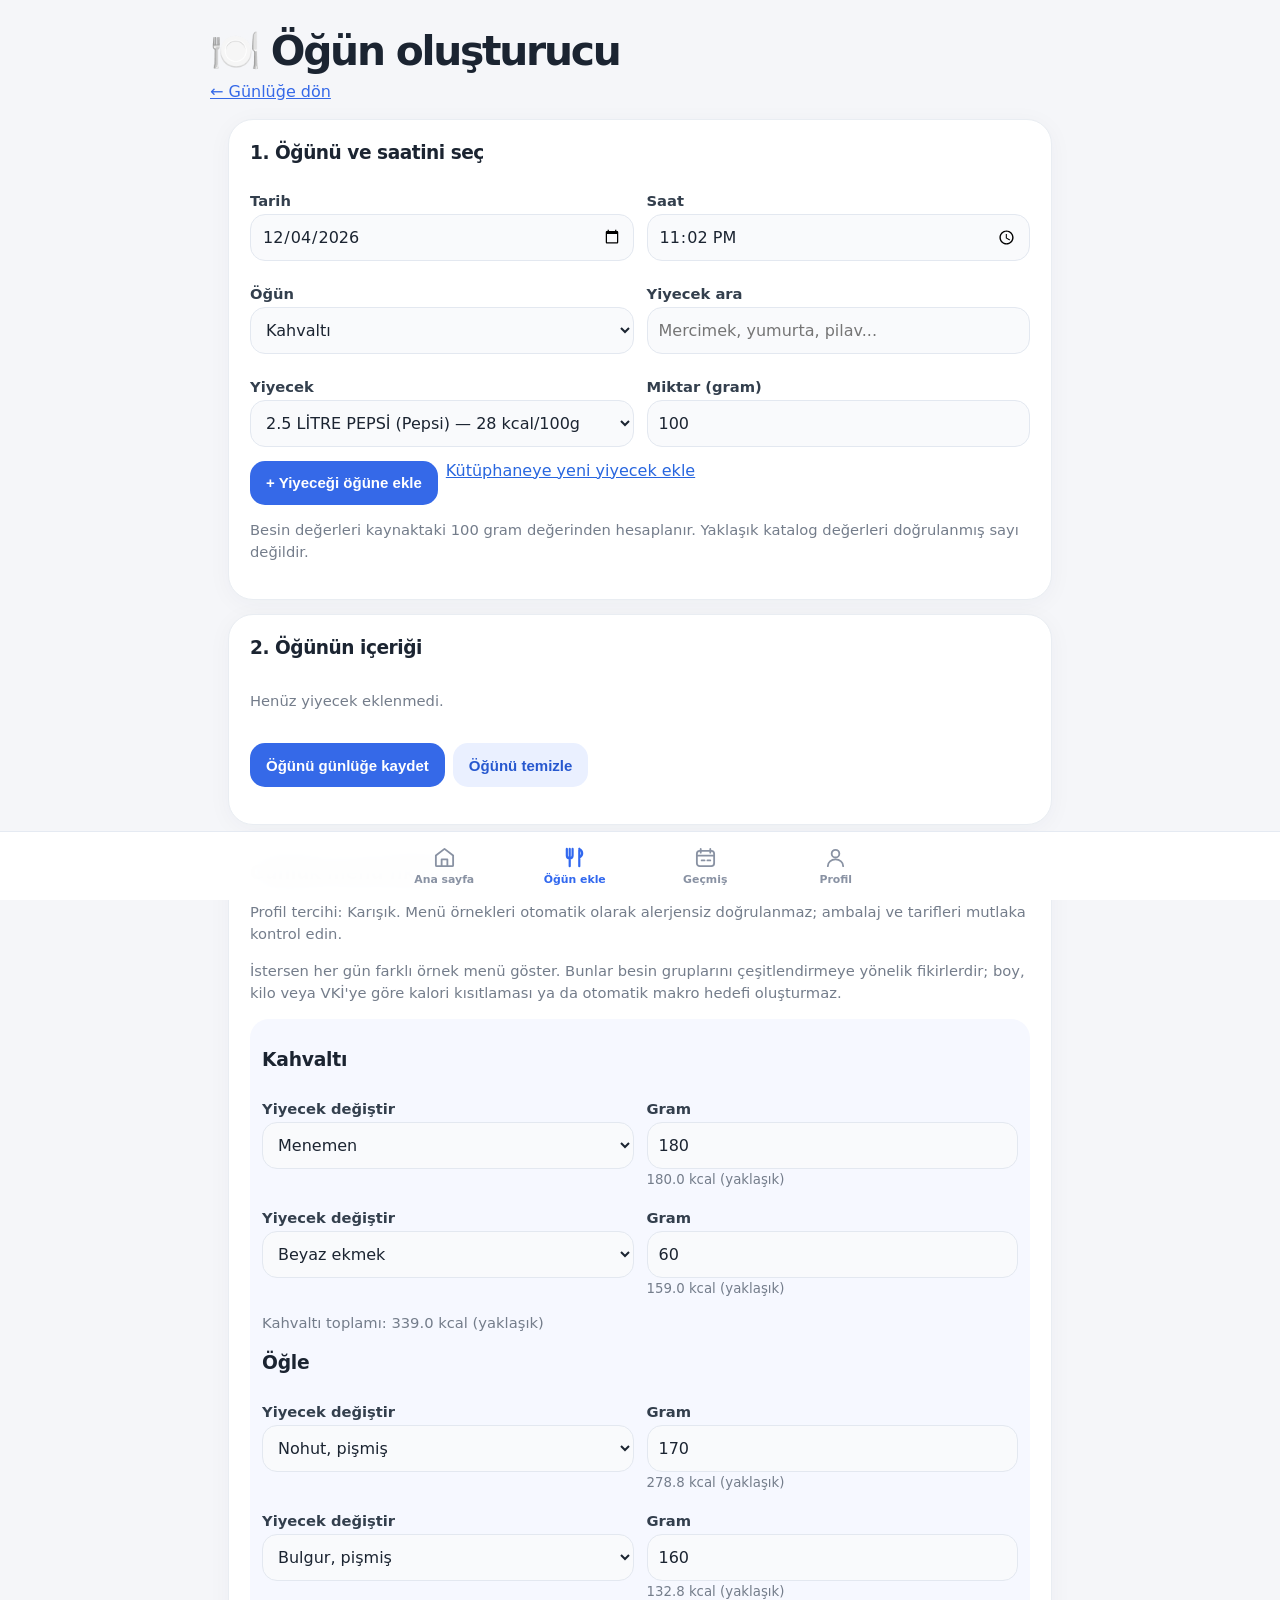
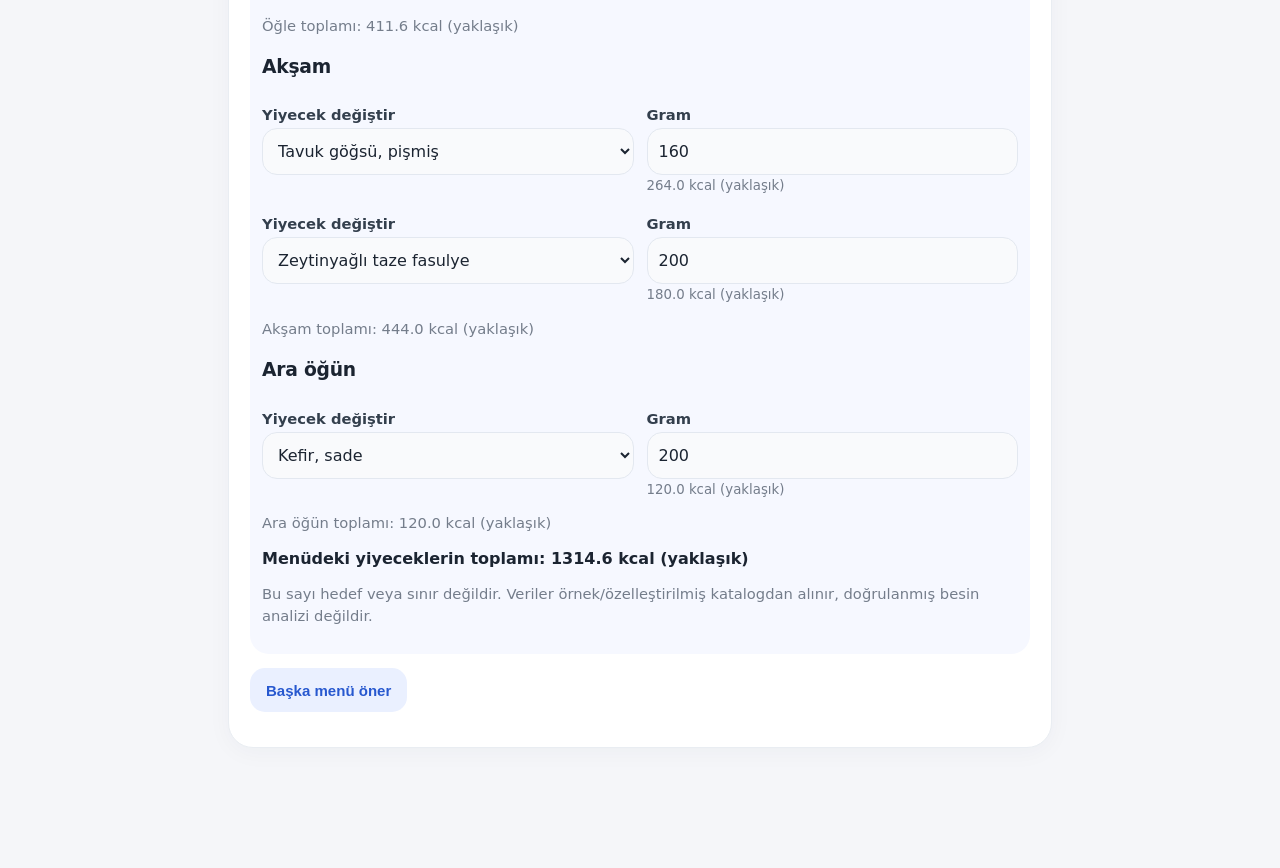
<file: meal-builder.html>
<!doctype html><html lang="tr"><head><meta charset="utf-8"><meta name="viewport" content="width=device-width,initial-scale=1,viewport-fit=cover"><title>Kalori · Öğün Oluşturucu</title><style>
*{box-sizing:border-box}body{margin:0;background:#f3f7f4;color:#23452f;font:16px system-ui,sans-serif}header{padding:22px max(16px,calc((100vw - 880px)/2));background:#175139;color:white}h1{margin:0 0 7px}main{max-width:880px;margin:20px auto;padding:0 15px}section{border:1px solid #dbe8de;background:#fff;border-radius:15px;padding:19px;margin:0 0 15px}h2{margin-top:0;font-size:1.2rem}label{display:block;margin:11px 0 5px;font-weight:600}input,select{padding:11px;width:100%;font:inherit;border:1px solid #b3cbb9;border-radius:8px}button{padding:11px 14px;border:0;border-radius:8px;background:#24764c;color:white;cursor:pointer;font-weight:600}.secondary{background:#e3eee6;color:#1c6340}.danger{background:#f9e7e4;color:#893a32}.grid{display:grid;grid-template-columns:repeat(2,minmax(0,1fr));gap:12px}.row{display:flex;align-items:center;justify-content:space-between;gap:10px;border-bottom:1px solid #e7eee8;padding:10px 0}.row:last-child{border:0}.muted{color:#5c7161;font-size:.92rem;line-height:1.5}.buttons{display:flex;gap:8px;flex-wrap:wrap;margin:14px 0}.notice{background:#f0f6eb;border-radius:10px;padding:12px}#items{max-height:310px;overflow:auto}@media(max-width:600px){.grid{grid-template-columns:1fr}}</style><link rel="manifest" href="manifest.webmanifest"><meta name="theme-color" content="#3569e8"><link rel="stylesheet" href="kalori-ui.css"><link rel="apple-touch-icon" sizes="180x180" href="apple-touch-icon.png"><meta name="apple-mobile-web-app-capable" content="yes"><meta name="apple-mobile-web-app-title" content="Kalori"><meta name="apple-mobile-web-app-status-bar-style" content="default"></head><body><header><h1>🍽️ Öğün oluşturucu</h1><a href="index.html" style="color:white">← Günlüğe dön</a></header><main>
<section><h2>1. Öğünü ve saatini seç</h2><div class="grid"><div><label for="day">Tarih</label><input id="day" type="date"></div><div><label for="time">Saat</label><input id="time" type="time"></div><div><label for="meal">Öğün</label><select id="meal"><option>Kahvaltı</option><option>Öğle</option><option>Akşam</option><option>Ara öğün</option><option>Atıştırmalık</option></select></div><div><label for="foodSearch">Yiyecek ara</label><input id="foodSearch" placeholder="Mercimek, yumurta, pilav..."></div><div><label for="food">Yiyecek</label><select id="food"></select></div><div><label for="grams">Miktar (gram)</label><input id="grams" type="number" min=".1" max="10000" step=".1" value="100"></div></div><div class="buttons"><button id="add">+ Yiyeceği öğüne ekle</button><a href="foods.html">Kütüphaneye yeni yiyecek ekle</a></div><p class="muted">Besin değerleri kaynaktaki 100 gram değerinden hesaplanır. Yaklaşık katalog değerleri doğrulanmış sayı değildir.</p></section>
<section><h2>2. Öğünün içeriği</h2><div id="items"></div><p id="total" role="status"></p><div class="buttons"><button id="save">Öğünü günlüğe kaydet</button><button id="clear" class="secondary">Öğünü temizle</button></div><p id="message" role="status"></p></section>
<section><h2>Günlük menü fikirleri</h2><p id="preferencesNote" class="muted"></p><p class="muted">İstersen her gün farklı örnek menü göster. Bunlar besin gruplarını çeşitlendirmeye yönelik fikirlerdir; boy, kilo veya VKİ'ye göre kalori kısıtlaması ya da otomatik makro hedefi oluşturmaz.</p><div id="menu" class="notice"></div><p id="planStatus" class="muted" role="status"></p><div class="buttons"><button id="refresh" class="secondary">Başka menü öner</button></div></section>
</main><script src="food-catalog.js"></script><script src="packaged-foods.js"></script><script src="food-quality.js"></script><script src="journal-data.js"></script><script>(()=>{'use strict';
const base=[...globalThis.KaloriFoodCatalog.foods,...(globalThis.KaloriPackagedFoods||[])];
let custom=[];try{const arr=JSON.parse(localStorage.getItem('kalori_food_library_v1')||'[]');if(Array.isArray(arr))custom=arr.filter(f=>f&&typeof f.name==='string'&&Number.isFinite(f.kcal))}catch{}
const foodLabel=f=>f.name+([f.brand,f.store].filter(Boolean).length?' ('+[f.brand,f.store].filter(Boolean).join(', ')+')':'');const exclusions=new Set();for(const c of custom){if(c.replaces)exclusions.add(c.replaces);if(c.deleted)exclusions.add(c.deleted)}const foods=[...base.filter(f=>!exclusions.has(f.id)),...custom.filter(f=>!f.deleted)].sort((a,b)=>a.name.localeCompare(b.name,'tr'));const $=id=>document.getElementById(id);let items=[];const portionNutrient=(item,key)=>typeof item[key]==='number'&&Number.isFinite(item[key])?Number((item[key]*item.grams/100).toFixed(2)):null;const nutrientTotal=(arr,key)=>{const entries=arr.map(x=>portionNutrient(x,key));return entries.length&&entries.every(x=>x!==null)?entries.reduce((a,b)=>a+b,0):null};
const d=new Date();$('day').value=[d.getFullYear(),String(d.getMonth()+1).padStart(2,'0'),String(d.getDate()).padStart(2,'0')].join('-');$('time').value=String(d.getHours()).padStart(2,'0')+':'+String(d.getMinutes()).padStart(2,'0');
function options(){const q=$('foodSearch').value.toLocaleLowerCase('tr');const old=$('food').value;const matches=foods.filter(f=>foodLabel(f).toLocaleLowerCase('tr').includes(q));$('food').replaceChildren(...matches.slice(0,150).map(f=>new Option(foodLabel(f)+' — '+f.kcal+' kcal/100g',f.id)));if(matches.some(f=>f.id===old))$('food').value=old}options();$('foodSearch').addEventListener('input',options);
function render(){const pane=$('items');pane.replaceChildren();if(!items.length){const p=document.createElement('p');p.className='muted';p.textContent='Henüz yiyecek eklenmedi.';pane.append(p)}items.forEach((f,i)=>{const row=document.createElement('div');row.className='row';const info=document.createElement('span');info.textContent=foodLabel(f)+' · '+f.grams+' g · '+(f.kcal*f.grams/100).toFixed(1)+' kcal';if(KaloriFoodQuality.warning(f))info.textContent+=' · UYARI: '+KaloriFoodQuality.warning(f);const del=document.createElement('button');del.className='danger';del.textContent='Sil';del.onclick=()=>{items.splice(i,1);render()};row.append(info,del);pane.append(row)});$('total').textContent=items.length?'Öğün toplamı (yaklaşık): '+(items.reduce((s,f)=>s+f.kcal*f.grams/100,0)).toFixed(1)+' kcal · Protein: '+(nutrientTotal(items,'protein')?.toFixed(1)??'bilinmiyor')+' g · Yağ: '+(nutrientTotal(items,'fat')?.toFixed(1)??'bilinmiyor')+' g · Karbonhidrat: '+(nutrientTotal(items,'carbs')?.toFixed(1)??'bilinmiyor')+' g':''}
$('add').onclick=()=>{const f=foods.find(x=>x.id===$('food').value),g=Number($('grams').value);if(!f||!Number.isFinite(g)||g<=0||g>10000){$('message').textContent='Yiyecek ve geçerli gramaj seçin.';return}if(KaloriFoodQuality.blocksGrams(f)){$('message').textContent='Ekleme durduruldu: '+KaloriFoodQuality.warning(f);return}items.push({...f,grams:g});$('message').textContent='';render()};
$('clear').onclick=()=>{items=[];render();$('message').textContent=''};
let saving=false;$('save').onclick=()=>{if(saving)return;if(!items.length||!$('day').value||!$('time').value){$('message').textContent='Öğün tarihi, saati ve en az bir yiyecek gerekli.';return}
let data;try{data=KaloriJournal.read(localStorage)}catch{$('message').textContent='Mevcut günlük okunamadı. Verileri korumak için yeni kayıt yapılmadı; önce yedekleyin.';return}
const group='meal-'+Date.now()+'-'+Math.random().toString(36).slice(2);const pending=items.map((f,i)=>({id:group+'-'+i,mealGroupId:group,day:$('day').value,time:$('time').value,meal:$('meal').value,food:foodLabel(f),brand:f.brand||null,store:f.store||null,foodId:f.id,portion:f.grams+' g',kcal:Number((f.kcal*f.grams/100).toFixed(2)),protein:portionNutrient(f,'protein'),carbs:portionNutrient(f,'carbs'),fat:portionNutrient(f,'fat'),source:f.source||'user',verification:f.verification||'unverified',sourceReference:f.sourceReference||null,barcode:f.barcode||null,qualityWarning:KaloriFoodQuality.warning(f)||null}));data={...data,entries:[...data.entries,...pending]};
try{saving=true;KaloriJournal.write(localStorage,data);$('message').textContent=items.length+' yiyecek öğün günlüğüne kaydedildi.';items=[];render()}catch{$('message').textContent='Kayıt kaydedilemedi. Tarayıcı depolamasını kontrol edin.'}finally{saving=false}};
let preferences={diet:'mixed',avoid:''};try{const p=JSON.parse(localStorage.getItem('kalori_profile_v1')||'null');if(p&&typeof p==='object')preferences={diet:p.diet||'mixed',avoid:p.avoid||''}}catch{}const avoidance=String(preferences.avoid||'').split(',').map(x=>x.trim()).filter(Boolean);const prefInfo=$('preferencesNote');prefInfo.textContent='Profil tercihi: '+(preferences.diet==='vegan'?'Vegan':preferences.diet==='vegetarian'?'Vejetaryen':'Karışık')+(avoidance.length?' · Kontrol edilecek içerikler: '+avoidance.join(', '):'')+'. Menü örnekleri otomatik olarak alerjensiz doğrulanmaz; ambalaj ve tarifleri mutlaka kontrol edin.';
const flaggedTerms=preferences.diet==='vegan'?['yumurta','peynir','yoğurt','süt','kefir','tavuk','somon','balık','et','tereyağı','ayran','menemen']:preferences.diet==='vegetarian'?['tavuk','somon','balık','et','köfte','kebap']:[];const riskFor=f=>{const n=(f.name||'').toLocaleLowerCase('tr');return [...flaggedTerms,...avoidance.map(x=>x.toLocaleLowerCase('tr'))].filter(term=>term.length>=2&&n.includes(term))};
const PLAN_KEY='kalori_daily_plans_v1';
const templates=[
[['Kahvaltı','Yumurta, haşlanmış',60],['Kahvaltı','Tam buğday ekmeği',60],['Kahvaltı','Domates',100],['Öğle','Mercimek çorbası',250],['Öğle','Bulgur pilavı',150],['Öğle','Yoğurt, sade',150],['Akşam','Nohut yemeği',200],['Akşam','Salatalık',120],['Ara öğün','Elma',150]],
[['Kahvaltı','Yoğurt, sade',200],['Kahvaltı','Yulaf ezmesi, kuru',50],['Kahvaltı','Muz',100],['Öğle','Kuru fasulye yemeği',200],['Öğle','Pirinç pilavı',150],['Akşam','Somon, pişmiş',140],['Akşam','Brokoli',180],['Ara öğün','Portakal',150]],
[['Kahvaltı','Beyaz peynir',50],['Kahvaltı','Tam buğday ekmeği',70],['Kahvaltı','Salatalık',100],['Öğle','Makarna, pişmiş',200],['Öğle','Yoğurt, sade',150],['Akşam','Mercimek köftesi',180],['Akşam','Domates çorbası',220],['Ara öğün','Çilek',150]],
[['Kahvaltı','Menemen',180],['Kahvaltı','Beyaz ekmek',60],['Öğle','Nohut, pişmiş',170],['Öğle','Bulgur, pişmiş',160],['Akşam','Tavuk göğsü, pişmiş',160],['Akşam','Zeytinyağlı taze fasulye',200],['Ara öğün','Kefir, sade',200]]
];
let plans={};try{const p=JSON.parse(localStorage.getItem(PLAN_KEY)||'{}');if(p&&typeof p==='object'&&!Array.isArray(p))plans=p}catch{}
const order=['Kahvaltı','Öğle','Akşam','Ara öğün','Atıştırmalık'];
const energy=x=>x.kcal*x.grams/100;
function createPlan(version){const day=$('day').value;const seed=[...day].reduce((n,c)=>n+c.charCodeAt(0),0);return {version,lines:templates[(seed+version)%templates.length].map(([meal,name,grams])=>{const f=foods.find(v=>v.name===name);return f?{meal,id:f.id,grams}:null}).filter(Boolean)}}
function getPlan(){const day=$('day').value;if(!plans[day]||!Array.isArray(plans[day].lines))plans[day]=createPlan(0);return plans[day]}
function persistPlan(){try{localStorage.setItem(PLAN_KEY,JSON.stringify(plans));$('planStatus').textContent='Bu tarihin menüsü kaydedildi.'}catch{$('planStatus').textContent='Menü kaydedilemedi: cihaz depolamasını kontrol edin.'}}
function menu(){const plan=getPlan(),box=$('menu');box.replaceChildren();let total=0;
for(const meal of order){const lines=plan.lines.map((line,i)=>({...line,i})).filter(line=>line.meal===meal);if(!lines.length)continue;
const heading=document.createElement('h3');heading.textContent=meal;box.append(heading);let subtotal=0;
for(const line of lines){const original=foods.find(x=>x.id===line.id);if(!original)continue;if(KaloriFoodQuality.blocksGrams(original)){const note=document.createElement('p');note.className='muted';note.textContent='Bu öneride gram hesabı kullanılamıyor: '+KaloriFoodQuality.warning(original);box.append(note);continue}const quality=KaloriFoodQuality.warning(original);if(quality){const note=document.createElement('p');note.className='muted';note.textContent='Veri kalitesi uyarısı: '+quality;box.append(note)}const risks=riskFor(original);if(risks.length){const warning=document.createElement('p');warning.className='muted';warning.style.color='#8b3b28';warning.textContent='İçerik kontrolü gerekli: '+original.name+' ('+risks.join(', ')+'). Ürünü veya tarifi değiştirmeden önce etiketi kontrol edin.';box.append(warning)}
const row=document.createElement('div');row.className='grid';row.style.marginBottom='10px';
const group=document.createElement('div');const label=document.createElement('label');label.textContent='Yiyecek değiştir';const select=document.createElement('select');select.setAttribute('aria-label',meal+' yiyeceğini değiştir');const choices=foods.filter(x=>x.id===line.id||x.category===original.category).slice(0,120);if(!choices.some(x=>x.id===line.id))choices.unshift(original);select.replaceChildren(...choices.map(x=>new Option(foodLabel(x),x.id)));select.value=line.id;
const amountGroup=document.createElement('div');const amountLabel=document.createElement('label');amountLabel.textContent='Gram';const amount=document.createElement('input');amount.type='number';amount.min='0.1';amount.max='10000';amount.step='0.1';amount.value=line.grams;amount.setAttribute('aria-label',meal+' yiyeceğinin gramajı');
const computed=document.createElement('small');computed.textContent=(energy({...original,grams:line.grams})).toFixed(1)+' kcal (yaklaşık)';
const update=()=>{const grams=Number(amount.value);if(!Number.isFinite(grams)||grams<=0||grams>10000){$('planStatus').textContent='Gramaj 0 ile 10000 arasında olmalı.';return}const chosen=foods.find(x=>x.id===select.value);if(!chosen)return;if(KaloriFoodQuality.blocksGrams(chosen)){$('planStatus').textContent='Bu ürün için gram hesabı yapılamıyor: '+KaloriFoodQuality.warning(chosen);return}plan.lines[line.i]={meal:line.meal,id:chosen.id,grams};persistPlan();menu()};
select.addEventListener('change',update);amount.addEventListener('change',update);group.append(label,select);amountGroup.append(amountLabel,amount,computed);row.append(group,amountGroup);box.append(row);subtotal+=energy({...original,grams:line.grams})}
total+=subtotal;const sum=document.createElement('p');sum.className='muted';sum.textContent=meal+' toplamı: '+subtotal.toFixed(1)+' kcal (yaklaşık)';box.append(sum)}
const grand=document.createElement('strong');grand.textContent='Menüdeki yiyeceklerin toplamı: '+total.toFixed(1)+' kcal (yaklaşık)';box.append(grand);
const note=document.createElement('p');note.className='muted';note.textContent='Bu sayı hedef veya sınır değildir. Veriler örnek/özelleştirilmiş katalogdan alınır, doğrulanmış besin analizi değildir.';box.append(note)}
$('day').addEventListener('change',()=>{$('planStatus').textContent='';menu()});
$('refresh').addEventListener('click',()=>{const day=$('day').value;const previous=getPlan();plans[day]=createPlan(previous.version+1);persistPlan();menu()});
menu();render()})();
</script><script>if('serviceWorker' in navigator && location.protocol!=='file:'){window.addEventListener('load',()=>navigator.serviceWorker.register('./service-worker.js').catch(()=>{}))}</script><script src="kalori-nav.js"></script></body></html>
</file>
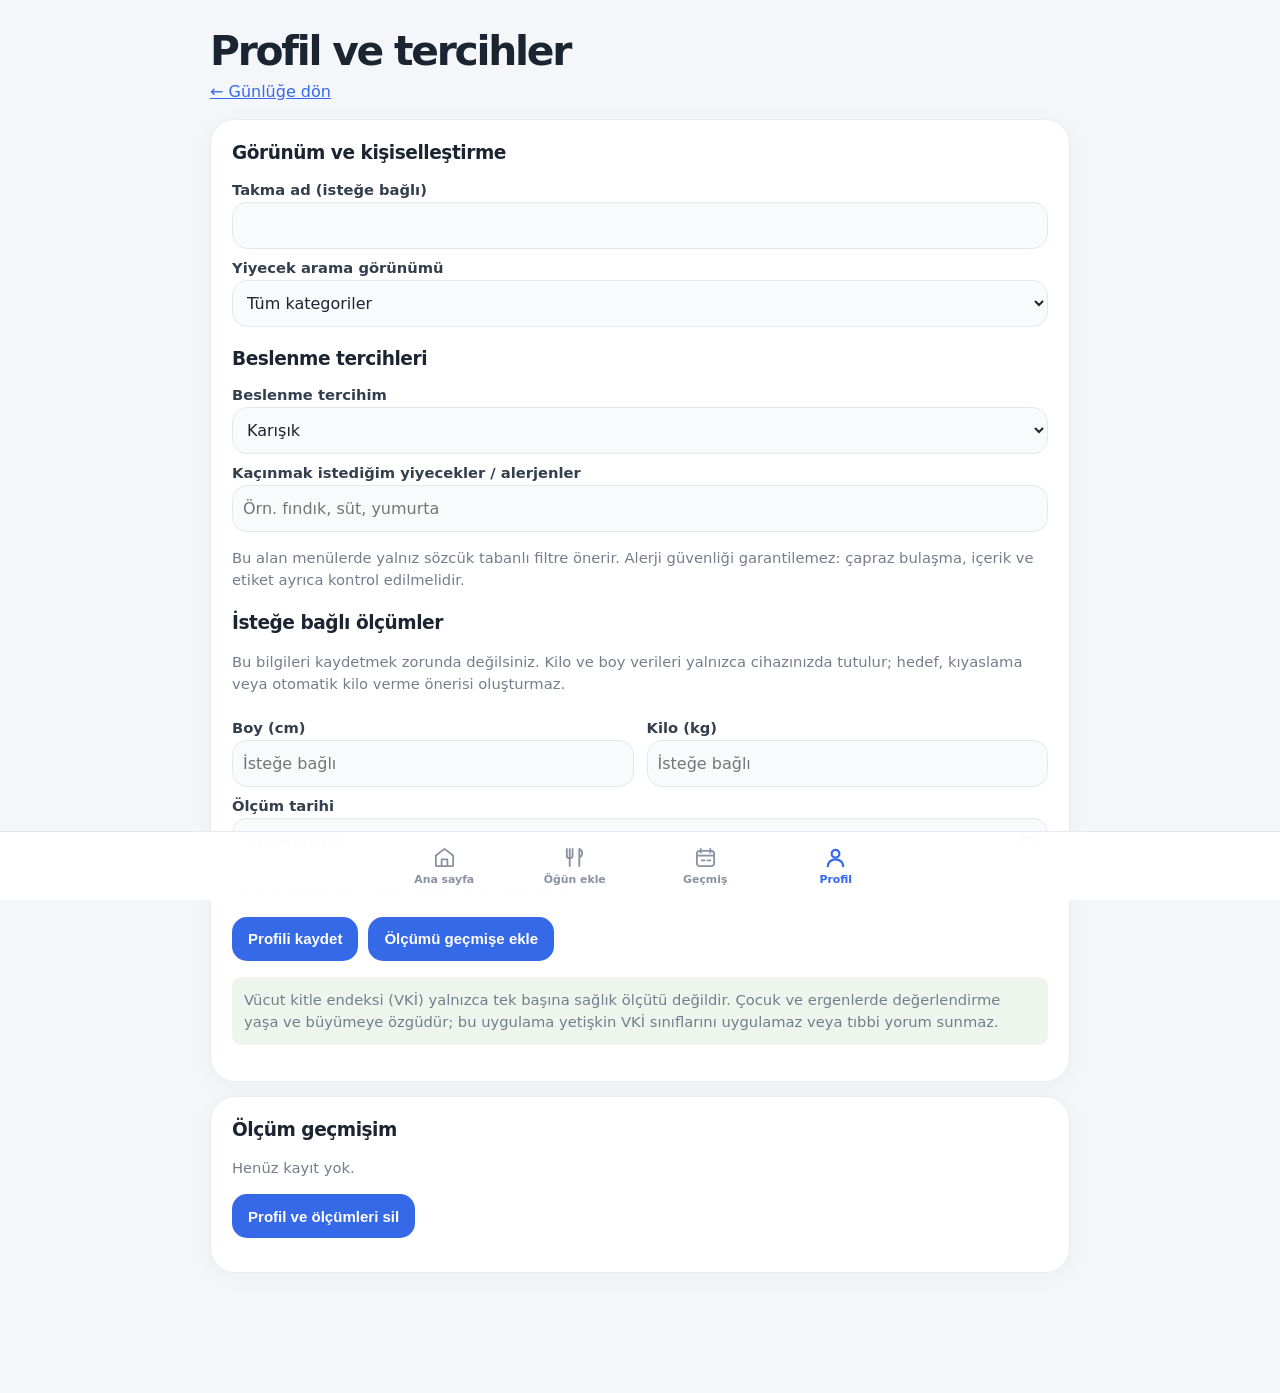
<file: profile.html>
<!doctype html><html lang="tr"><head><meta charset="utf-8"><meta name="viewport" content="width=device-width,initial-scale=1,viewport-fit=cover"><title>Kalori · Profil</title><style>body{margin:0;background:#f5f8f4;color:#224632;font:16px system-ui,sans-serif}header{background:#175139;color:white;padding:23px max(18px,calc((100vw - 700px)/2))}header h1{margin:0}main{max-width:700px;margin:22px auto;padding:0 16px}.card{background:white;border:1px solid #dae7dc;border-radius:17px;padding:21px;margin-bottom:15px}h2{font-size:1.15rem;margin-top:0}label{display:block;margin:10px 0 4px;font-weight:600}input,select{box-sizing:border-box;width:100%;padding:10px;border:1px solid #abc6b6;border-radius:8px;font:inherit}button{border:0;border-radius:9px;background:#27754c;color:white;padding:11px 14px;font-weight:600;cursor:pointer}.muted{color:#597265;line-height:1.5;font-size:.92rem}.warning{padding:12px;border-radius:9px;background:#edf5ed}.grid{display:grid;grid-template-columns:1fr 1fr;gap:12px}.actions{display:flex;gap:10px;flex-wrap:wrap;margin:13px 0}a{color:inherit}@media(max-width:500px){.grid{grid-template-columns:1fr}}</style><link rel="manifest" href="manifest.webmanifest"><meta name="theme-color" content="#3569e8"><link rel="stylesheet" href="kalori-ui.css"><link rel="apple-touch-icon" sizes="180x180" href="apple-touch-icon.png"><meta name="apple-mobile-web-app-capable" content="yes"><meta name="apple-mobile-web-app-title" content="Kalori"><meta name="apple-mobile-web-app-status-bar-style" content="default"></head><body><header><h1>Profil ve tercihler</h1><a href="index.html">← Günlüğe dön</a></header><main><section class="card"><h2>Görünüm ve kişiselleştirme</h2><form id="form"><label for="nickname">Takma ad (isteğe bağlı)</label><input id="nickname" maxlength="40" autocomplete="off"><label for="mode">Yiyecek arama görünümü</label><select id="mode"><option value="all">Tüm kategoriler</option><option value="tr">Türk mutfağına öncelik ver</option></select><h2 style="margin-top:20px">Beslenme tercihleri</h2><label for="diet">Beslenme tercihim</label><select id="diet"><option value="mixed">Karışık</option><option value="vegetarian">Vejetaryen</option><option value="vegan">Vegan</option></select><label for="avoid">Kaçınmak istediğim yiyecekler / alerjenler</label><input id="avoid" maxlength="250" placeholder="Örn. fındık, süt, yumurta"><p class="muted">Bu alan menülerde yalnız sözcük tabanlı filtre önerir. Alerji güvenliği garantilemez: çapraz bulaşma, içerik ve etiket ayrıca kontrol edilmelidir.</p><h2 style="margin-top:20px">İsteğe bağlı ölçümler</h2><p class="muted">Bu bilgileri kaydetmek zorunda değilsiniz. Kilo ve boy verileri yalnızca cihazınızda tutulur; hedef, kıyaslama veya otomatik kilo verme önerisi oluşturmaz.</p><div class="grid"><div><label for="height">Boy (cm)</label><input id="height" type="number" min="40" max="250" step=".1" placeholder="İsteğe bağlı"></div><div><label for="weight">Kilo (kg)</label><input id="weight" type="number" min="2" max="400" step=".1" placeholder="İsteğe bağlı"></div></div><label for="measureDate">Ölçüm tarihi</label><input id="measureDate" type="date"><p id="bmi" class="muted" aria-live="polite">VKİ hesaplaması için boy ve kilo isteğe bağlıdır.</p><div class="actions"><button type="submit">Profili kaydet</button><button type="button" id="add">Ölçümü geçmişe ekle</button></div></form><p id="status" role="status"></p><p class="muted warning">Vücut kitle endeksi (VKİ) yalnızca tek başına sağlık ölçütü değildir. Çocuk ve ergenlerde değerlendirme yaşa ve büyümeye özgüdür; bu uygulama yetişkin VKİ sınıflarını uygulamaz veya tıbbi yorum sunmaz.</p></section><section class="card"><h2>Ölçüm geçmişim</h2><div id="history"></div><div class="actions"><button id="erase" type="button">Profil ve ölçümleri sil</button></div></section></main><script>(()=>{'use strict';const $=x=>document.getElementById(x),KEY='kalori_profile_v1';let db={nickname:'',mode:'all',diet:'mixed',avoid:'',height:'',weight:'',measurements:[]};try{const x=JSON.parse(localStorage.getItem(KEY)||'null');if(x&&typeof x==='object'&&Array.isArray(x.measurements))db={...db,...x}}catch{}const today=()=>{const d=new Date();return [d.getFullYear(),String(d.getMonth()+1).padStart(2,'0'),String(d.getDate()).padStart(2,'0')].join('-')};$('measureDate').value=today();function fill(){$('nickname').value=db.nickname||'';$('mode').value=db.mode==='tr'?'tr':'all';$('height').value=db.height||'';$('weight').value=db.weight||'';$('diet').value=['mixed','vegetarian','vegan'].includes(db.diet)?db.diet:'mixed';$('avoid').value=db.avoid||''}function save(){try{localStorage.setItem(KEY,JSON.stringify(db));$('status').textContent='Cihaza kaydedildi.'}catch{$('status').textContent='Kaydedilemedi: tarayıcı depolamasını kontrol edin.'}}function bmi(){const h=Number($('height').value),w=Number($('weight').value);$('bmi').textContent=h>0&&w>0?'Matematiksel VKİ: '+(w/Math.pow(h/100,2)).toFixed(1).replace('.',',')+' kg/m². Tek başına sağlık değerlendirmesi değildir.':'VKİ hesaplaması için boy ve kilo isteğe bağlıdır.'}function capture(){db.nickname=$('nickname').value.trim();db.mode=$('mode').value;db.diet=$('diet').value;db.avoid=$('avoid').value.trim();db.height=$('height').value;db.weight=$('weight').value}function render(){const c=$('history');c.replaceChildren();if(!db.measurements.length){const p=document.createElement('p');p.className='muted';p.textContent='Henüz kayıt yok.';c.append(p)}for(const m of [...db.measurements].sort((a,b)=>b.date.localeCompare(a.date))){const p=document.createElement('p');p.className='muted';p.textContent=m.date+' · '+(m.height?m.height+' cm':'Boy girilmemiş')+' · '+(m.weight?m.weight+' kg':'Kilo girilmemiş');c.append(p)}}$('height').addEventListener('input',bmi);$('weight').addEventListener('input',bmi);$('form').addEventListener('submit',e=>{e.preventDefault();capture();save();render()});$('add').addEventListener('click',()=>{capture();if(!db.height&&!db.weight){$('status').textContent='Önce en az bir ölçüm girin.';return}db.measurements.push({date:$('measureDate').value||today(),height:db.height,weight:db.weight});db.measurements=db.measurements.slice(-365);save();render()});$('erase').addEventListener('click',()=>{if(confirm('Profil ve ölçüm geçmişi silinsin mi?')){db={nickname:'',mode:'all',height:'',weight:'',measurements:[]};save();fill();render()}});fill();bmi();render()})();</script><script>if('serviceWorker' in navigator && location.protocol!=='file:'){window.addEventListener('load',()=>navigator.serviceWorker.register('./service-worker.js').catch(()=>{}))}</script><script src="kalori-nav.js"></script></body></html>
</file>
<file: kalori-ui.css>
/* Kalori mobile design system — calm, accessible, original Health-style interface. */
:root{--kh-bg:#f5f6f9;--kh-ink:#1b2431;--kh-secondary:#747d8b;--kh-border:#e9edf2;--kh-primary:#3569e8;--kh-soft:#eaf0ff;--kh-radius:25px;color-scheme:light}
html{scroll-behavior:smooth}
body{background:var(--kh-bg)!important;color:var(--kh-ink)!important;font-family:system-ui,-apple-system,"Segoe UI",sans-serif!important;min-height:100vh;padding-bottom:calc(96px + env(safe-area-inset-bottom,0px))}
body>header{background:transparent!important;color:var(--kh-ink)!important;padding:28px max(20px,calc((100vw - 860px)/2)) 12px!important}
body>header h1{font-size:clamp(1.8rem,5.8vw,2.55rem)!important;line-height:1.13!important;letter-spacing:-.055em!important;font-weight:800!important;color:var(--kh-ink)!important;margin:0 0 8px!important}
body>header p{color:var(--kh-secondary)!important;margin:0!important;font-size:1rem}
body>header a{color:var(--kh-primary)!important}
main{max-width:860px!important;margin:6px auto 24px!important;padding:0 18px!important}
section,.card{background:#fff!important;border:1px solid var(--kh-border)!important;border-radius:var(--kh-radius)!important;box-shadow:0 4px 24px rgba(35,55,89,.04)!important;padding:21px!important;margin-bottom:14px}
.grid{gap:13px!important}
h2{font-size:1.16rem!important;letter-spacing:-.025em;font-weight:750!important;color:var(--kh-ink);line-height:1.3}
h3{letter-spacing:-.012em;color:var(--kh-ink)}
.muted,small{color:var(--kh-secondary)!important}
label{color:#333f4d;font-size:.92rem}
input,select,textarea{background:#f9fafc!important;color:var(--kh-ink)!important;border:1px solid #e3e8f0!important;border-radius:15px!important;min-height:47px;outline-offset:2px}
input:focus,select:focus,textarea:focus{outline:2px solid var(--kh-primary)!important}
button{background:var(--kh-primary)!important;color:white!important;border:0!important;border-radius:15px!important;padding:12px 16px!important;min-height:44px;font-size:.94rem;box-shadow:none!important}
button.secondary,button.alt,.secondary,.alt{background:#eaf0ff!important;color:#2758cf!important}
button.danger,button.del,.danger,.del{background:#ffefef!important;color:#bd4654!important}
button:focus-visible,a:focus-visible{outline:3px solid #79a9ff;outline-offset:3px}
a{color:#2866df}
.stat,.meal,.notice,.note,.warn,.result{background:#f6f8ff!important;border-radius:19px!important}
.stats{gap:9px!important}
.stat{padding:15px!important;min-height:84px}
.stat:nth-child(2){background:#edf7fc!important}.stat:nth-child(3){background:#f4efff!important}.stat:nth-child(4){background:#fff4f0!important}.stat:nth-child(5){background:#eef8f4!important}.stat:nth-child(6){background:#eef4ff!important}
.stat small{font-size:.73rem!important;font-weight:600}
.value{font-size:1.43rem!important;font-weight:800!important;letter-spacing:-.035em;overflow-wrap:anywhere}
.entry,.row,.record,.item{border-color:#eef0f4!important}
.entry{gap:10px}
.entry strong{font-size:.98rem}
.entry button{flex-shrink:0}
#feedback,#status,#message{line-height:1.4}
.kh-header{position:relative}
.kh-header-inner{display:flex;align-items:center;justify-content:space-between;gap:14px}
.kh-eyebrow{display:block;color:#77839a;font-size:.68rem;font-weight:800;letter-spacing:.13em;text-transform:uppercase;margin-bottom:9px}
.kh-avatar{width:48px;height:48px;display:grid;place-items:center;border-radius:50%;background:#e6edfe;color:#3769e7;text-decoration:none;flex-shrink:0}
.kh-avatar svg{width:24px;height:24px}
.kh-intro{margin:0 2px 16px}.kh-intro h2{font-size:1.27rem!important;margin:0 0 4px!important}.kh-intro p{margin:0;font-size:.88rem;color:var(--kh-secondary)}
.kh-sections{display:flex;gap:8px;overflow:auto;padding:0 0 16px;scrollbar-width:none}.kh-sections::-webkit-scrollbar{display:none}
.kh-sections a{white-space:nowrap;text-decoration:none;padding:9px 16px;border:1px solid #e3e8f2;background:#fff;color:#516074;border-radius:999px;font-size:.88rem;font-weight:650}
.kh-sections a:first-child{background:#25334d;border-color:#25334d;color:#fff}
.kh-shortcuts{display:grid;grid-template-columns:repeat(4,minmax(0,1fr));gap:9px;margin:0 0 16px}
.kh-shortcut{text-decoration:none;display:flex;flex-direction:column;align-items:center;justify-content:center;gap:8px;text-align:center;background:#fff;border:1px solid #e9edf2;border-radius:20px;padding:15px 5px;color:#273349;font-size:.77rem;font-weight:700;min-height:100px}
.kh-shortcut-icon{display:grid;place-items:center;width:42px;height:42px;border-radius:15px;background:#eaf0ff;font-size:1.25rem}
.kh-shortcut:nth-child(2) .kh-shortcut-icon{background:#edfaf1}.kh-shortcut:nth-child(3) .kh-shortcut-icon{background:#fff1e9}.kh-shortcut:nth-child(4) .kh-shortcut-icon{background:#f2edff}
.kh-overview{background:linear-gradient(125deg,#fff 55%,#f1f5ff)!important}
.kh-overview h2::before{content:"◉";color:#3569e8;display:inline-block;margin-right:10px;font-size:.95em}
.kh-primary-action{margin-top:12px;display:flex;gap:10px;align-items:center;flex-wrap:wrap}.kh-primary-action a{display:inline-flex;align-items:center;gap:6px;text-decoration:none;background:#3569e8;color:#fff;padding:10px 17px;border-radius:999px;font-size:.87rem;font-weight:750}
.kh-tabbar{position:fixed;bottom:0;left:0;right:0;z-index:50;display:flex;align-items:stretch;justify-content:space-around;gap:2px;padding:8px max(12px,calc((100vw - 520px)/2)) calc(9px + env(safe-area-inset-bottom,0px));background:rgba(255,255,255,.96);border-top:1px solid #e5eaf2;backdrop-filter:blur(18px)}
.kh-tabbar a{display:flex;flex-direction:column;align-items:center;justify-content:center;gap:4px;flex:1;min-width:0;max-width:130px;min-height:51px;color:#8992a3;text-decoration:none;font-size:.68rem;font-weight:700;white-space:nowrap}
.kh-tabbar svg{display:block;width:23px;height:23px;stroke:currentColor;stroke-width:1.9;fill:none;stroke-linecap:round;stroke-linejoin:round}
.kh-tabbar a[aria-current="page"]{color:#3168ef}
.kh-tabbar a[aria-current="page"] svg{stroke-width:2.3}
footer{background:transparent!important;color:#8992a3!important;padding:6px 18px 14px!important;font-size:.76rem}
@media(max-width:700px){.grid{grid-template-columns:1fr!important}.full{grid-column:auto!important}.stats{grid-template-columns:repeat(2,minmax(0,1fr))!important}.meals{grid-template-columns:repeat(2,minmax(0,1fr))!important}}
@media(max-width:380px){.kh-shortcut{min-height:84px;font-size:.69rem;padding:10px 2px}.kh-shortcut-icon{width:35px;height:35px}.stat{padding:12px!important}.value{font-size:1.23rem!important}.meals{grid-template-columns:1fr!important}}
@media(prefers-reduced-motion:reduce){html{scroll-behavior:auto}}

/* Respect iPhone standalone safe areas while keeping Android WebView intact. */
body>header{padding-top:calc(28px + env(safe-area-inset-top,0px))!important}
</file>
